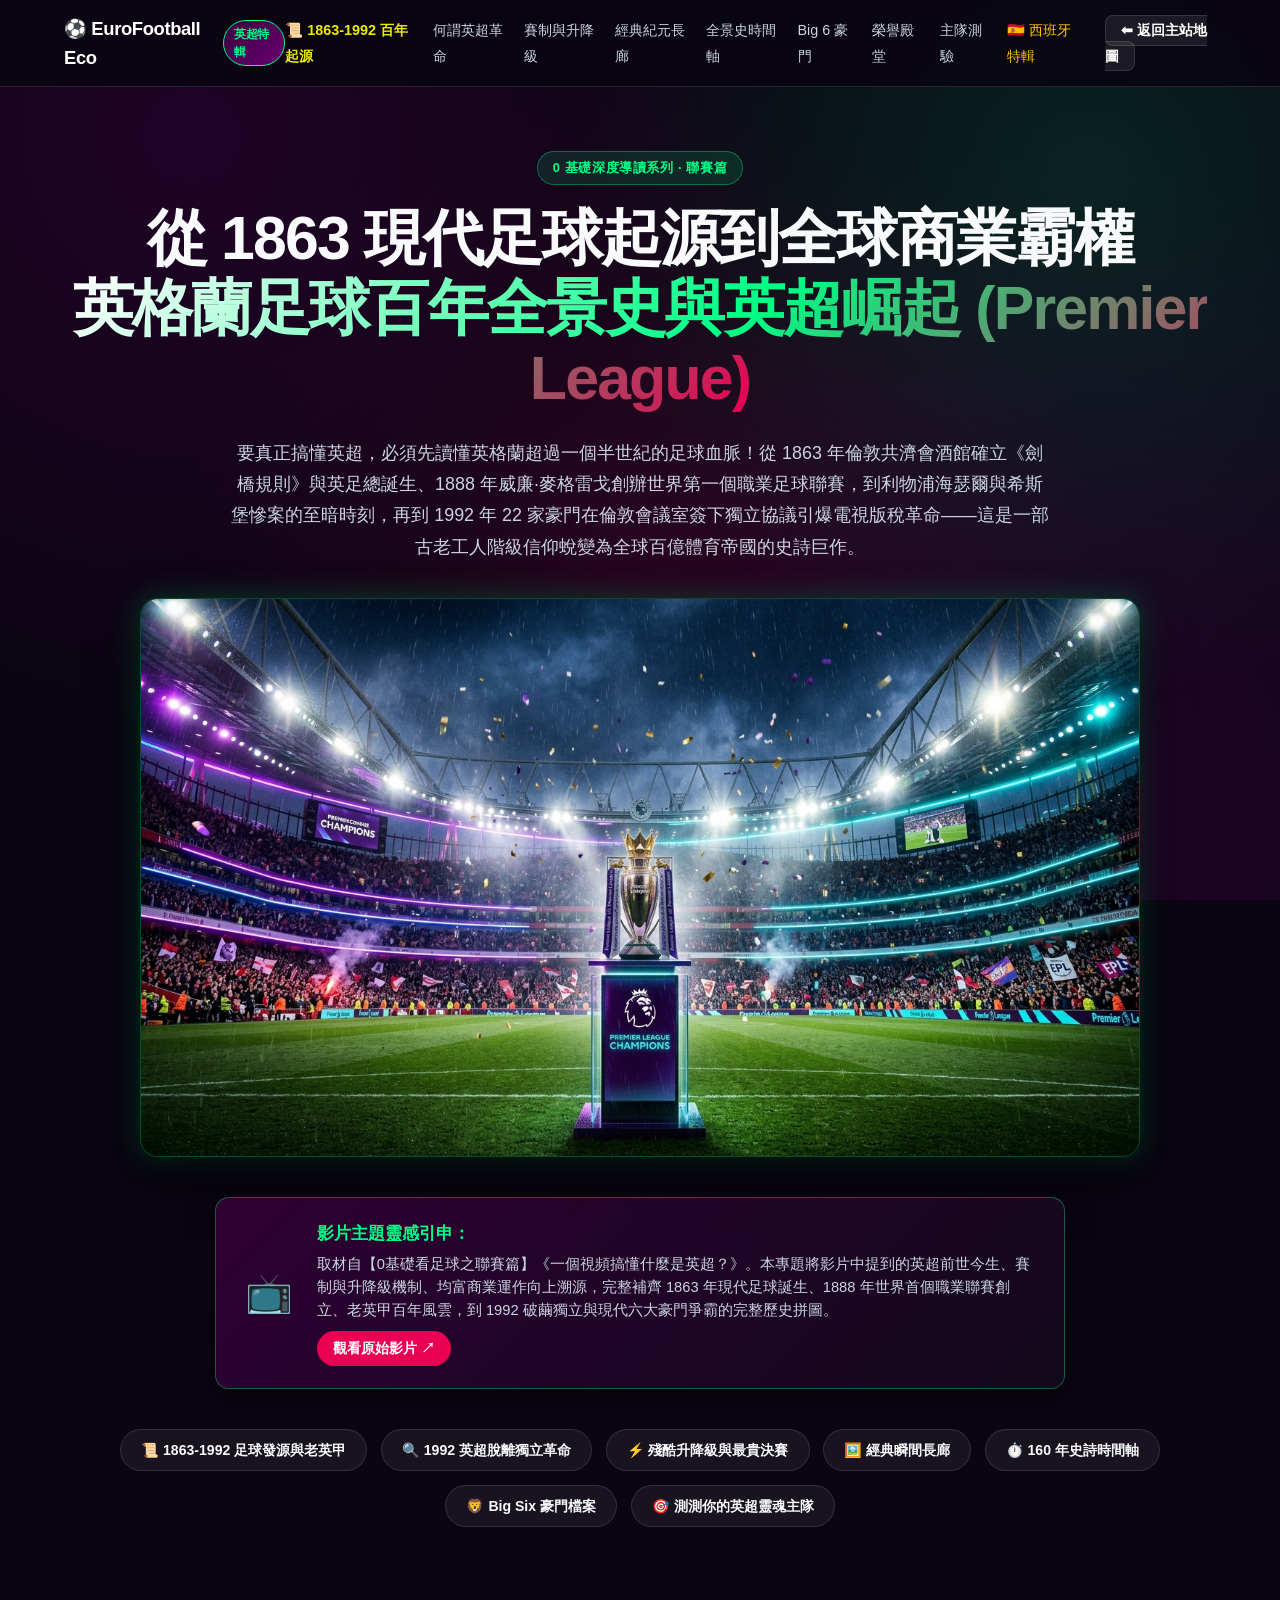
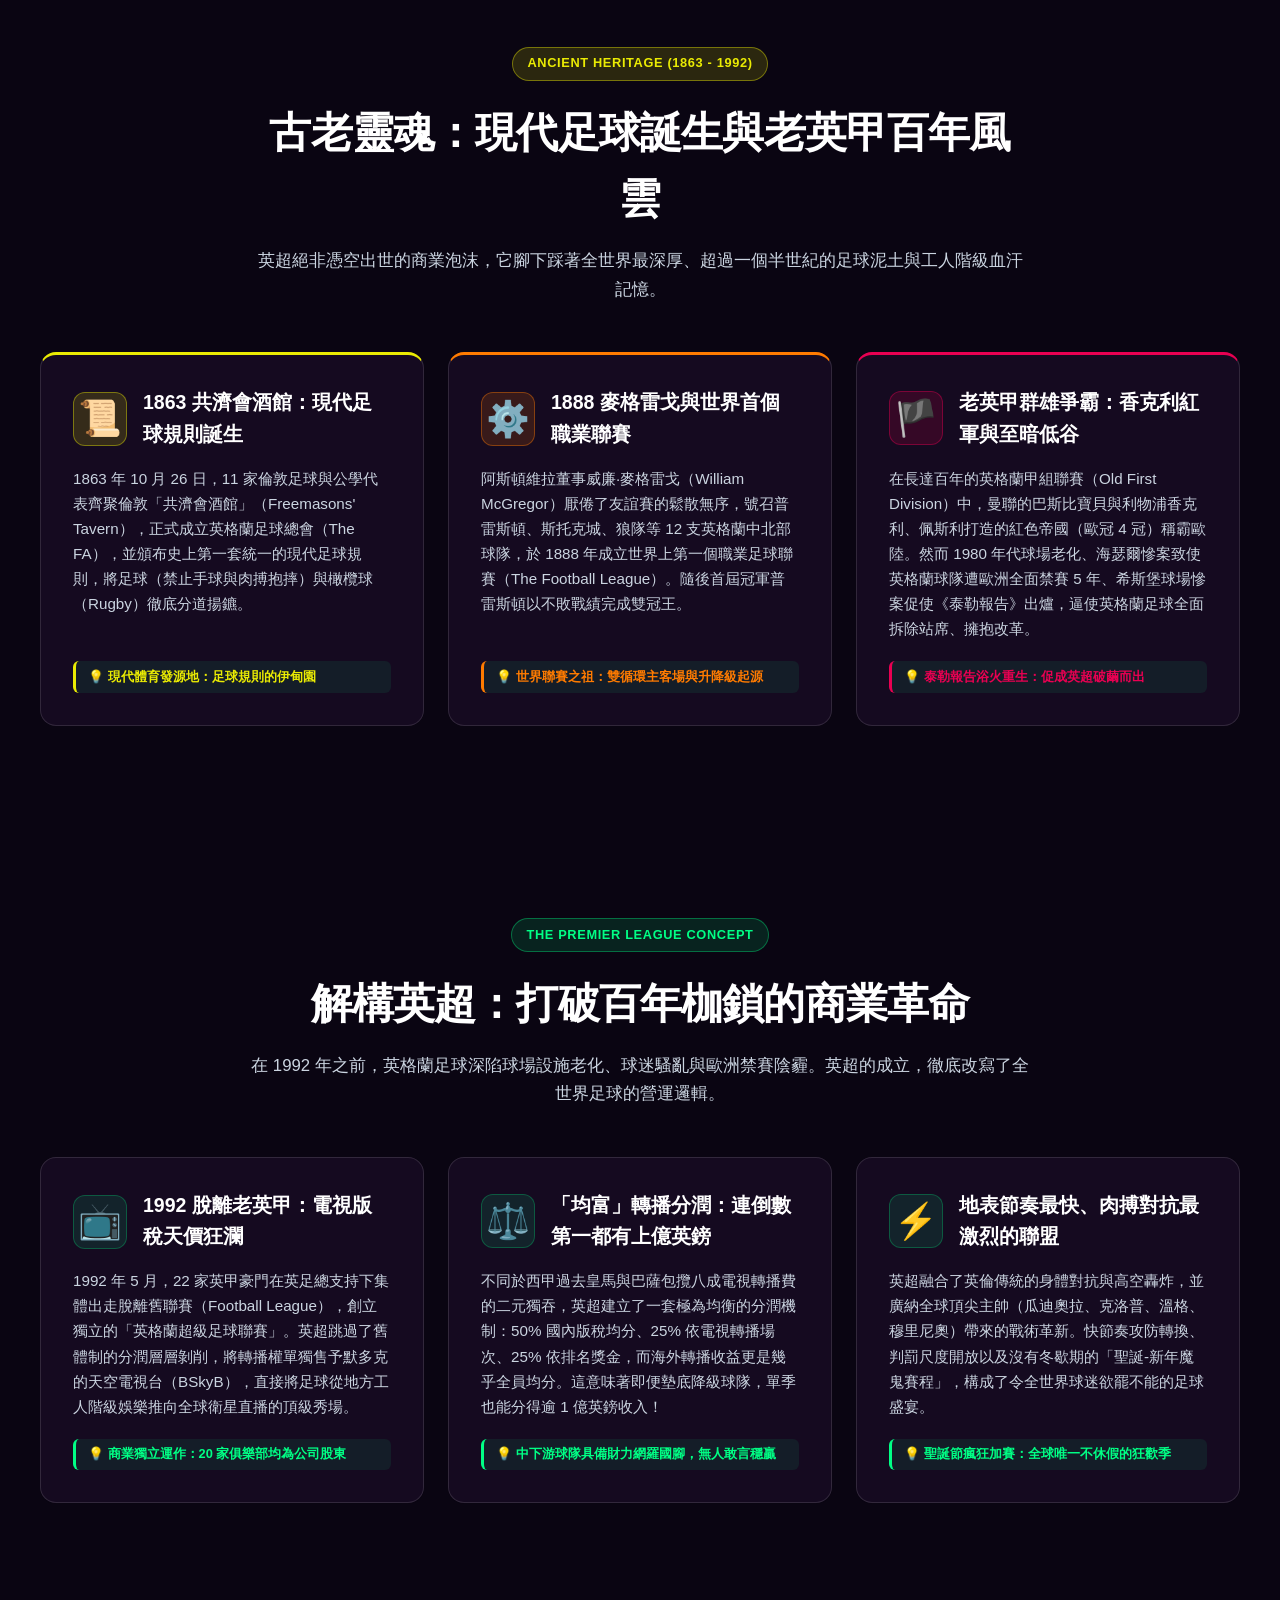
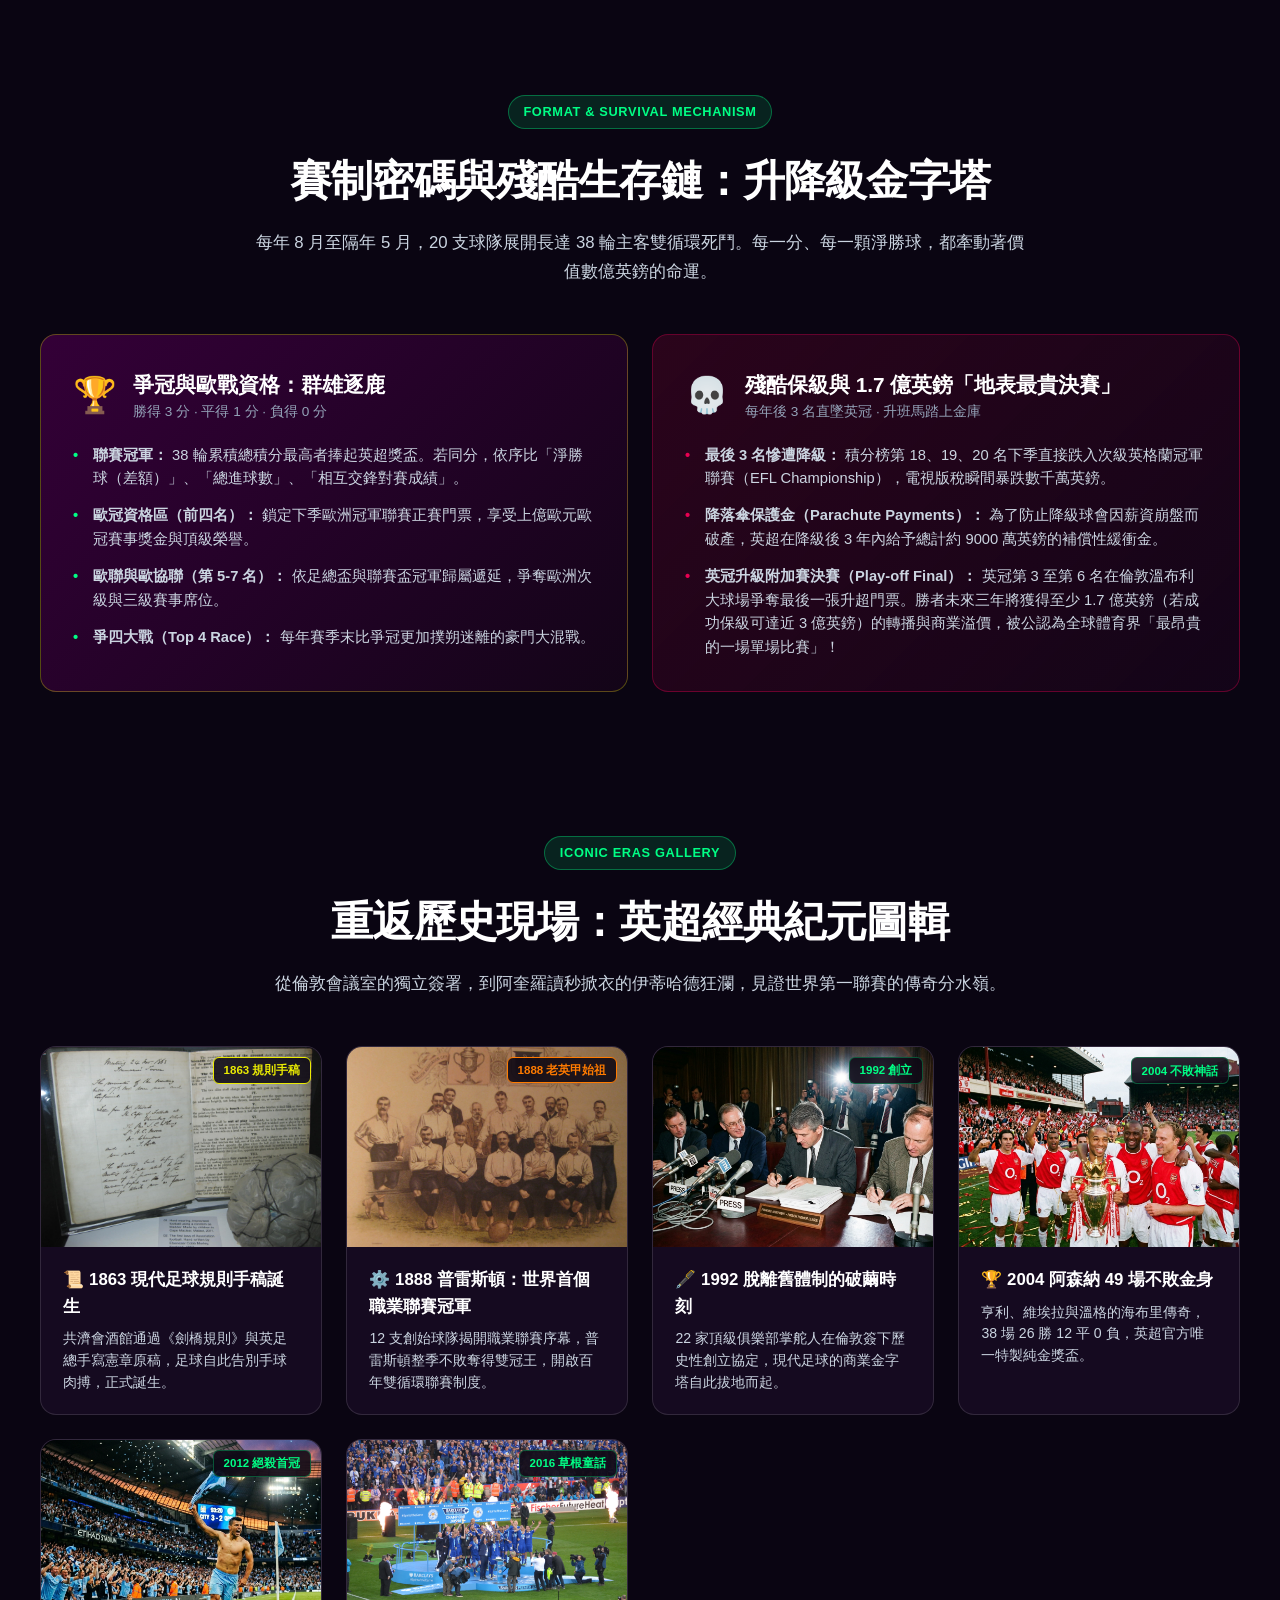
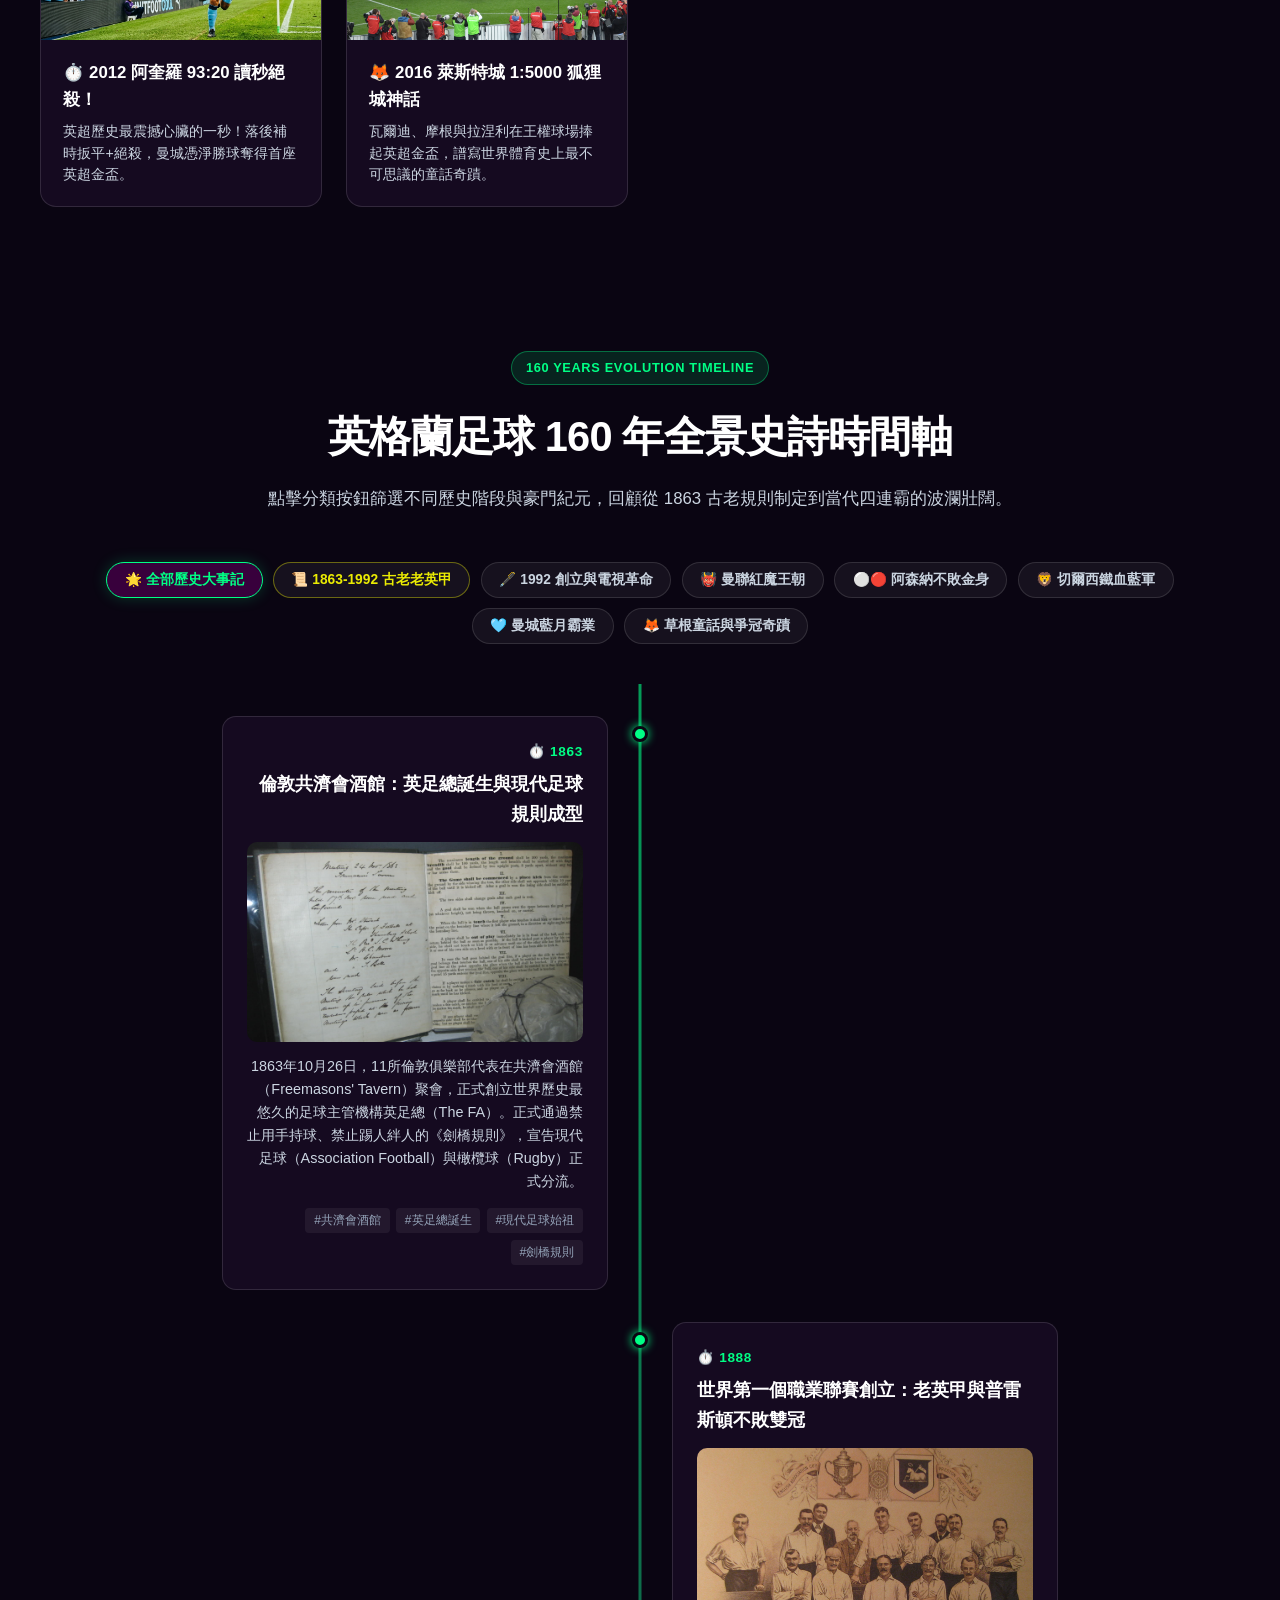
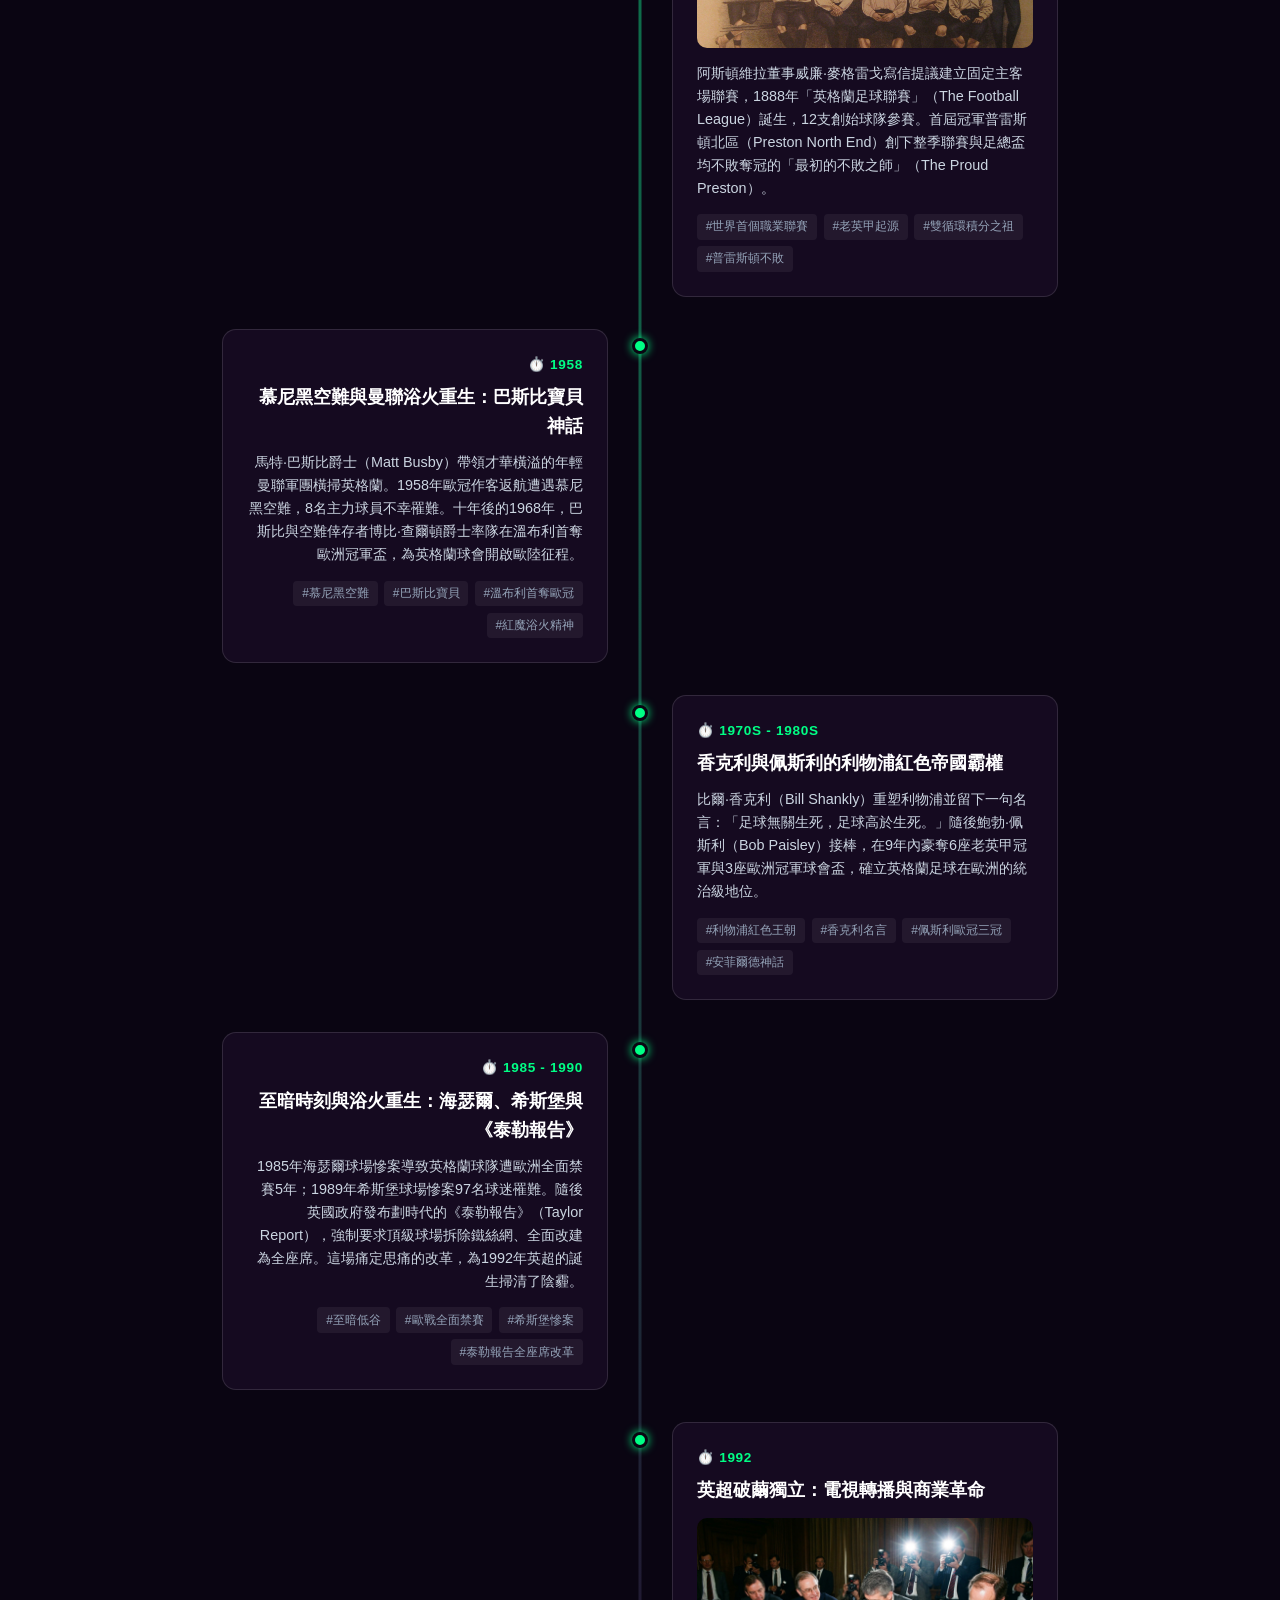
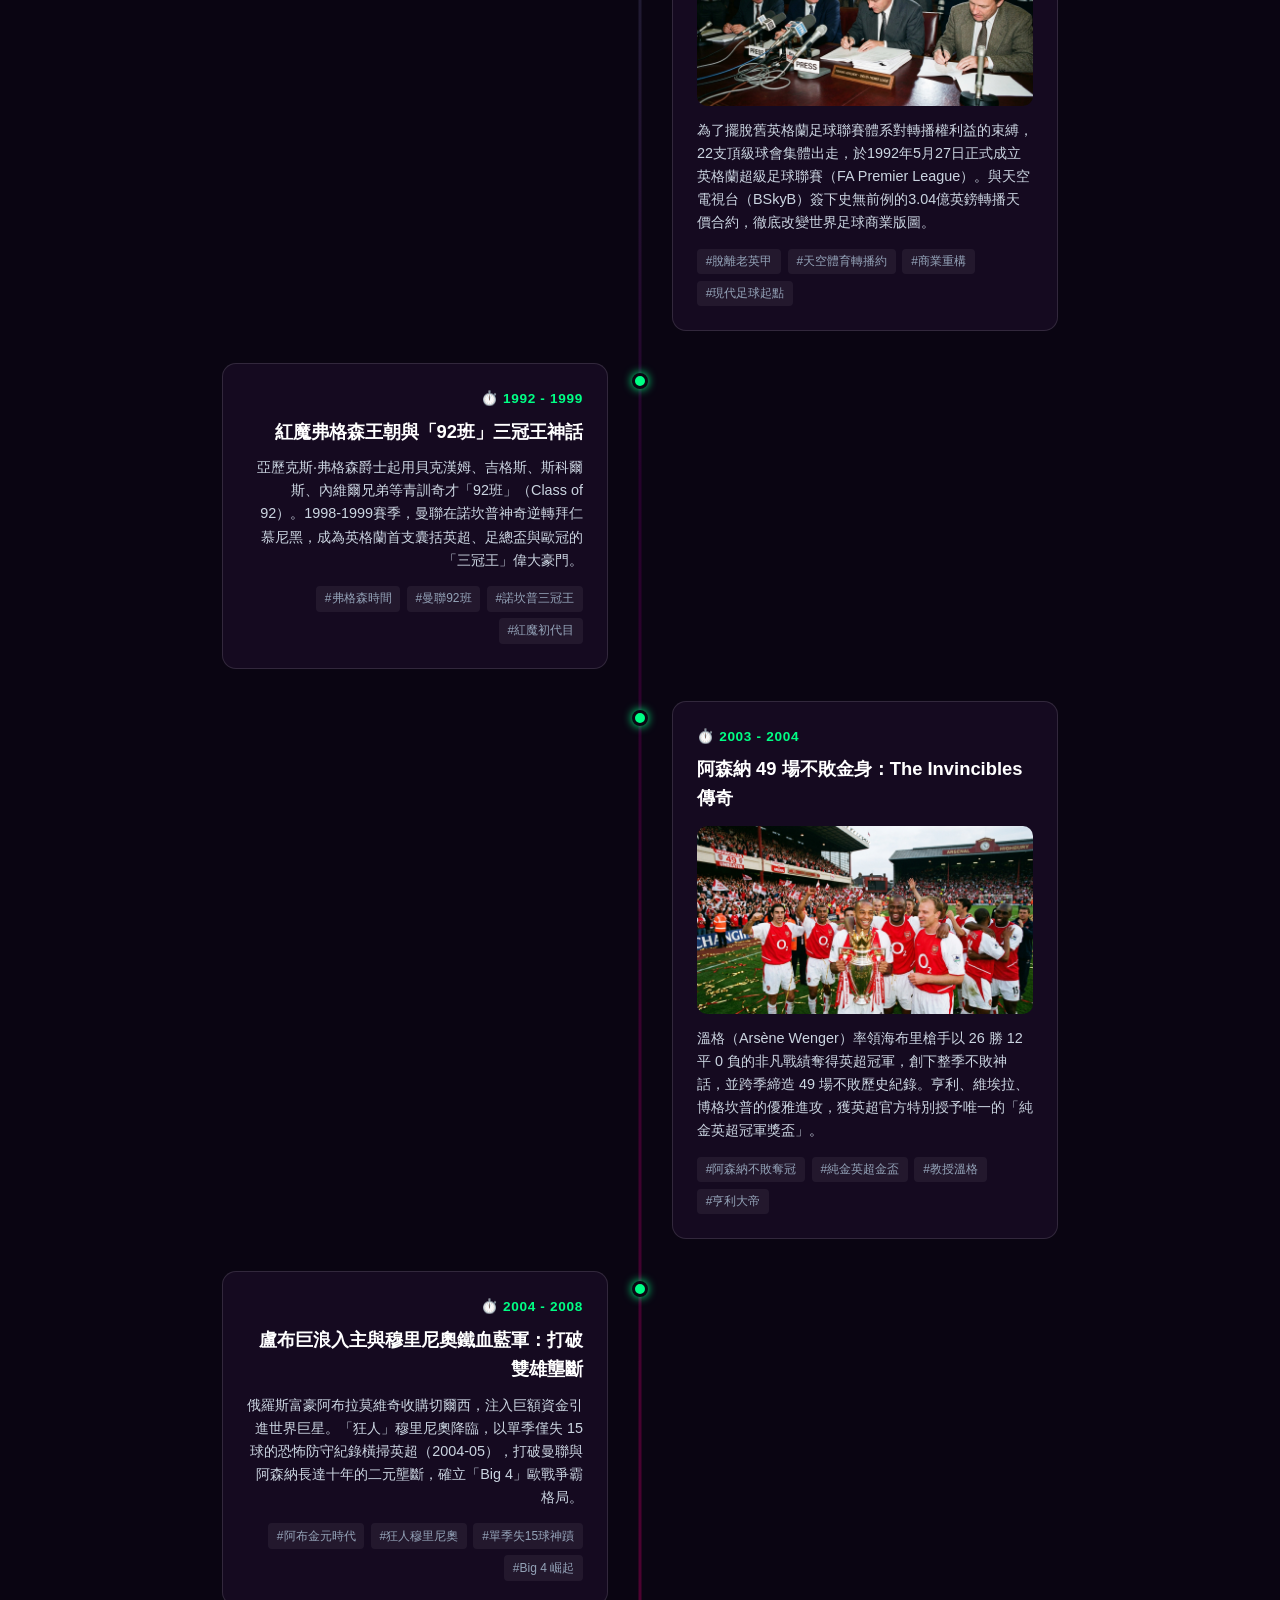
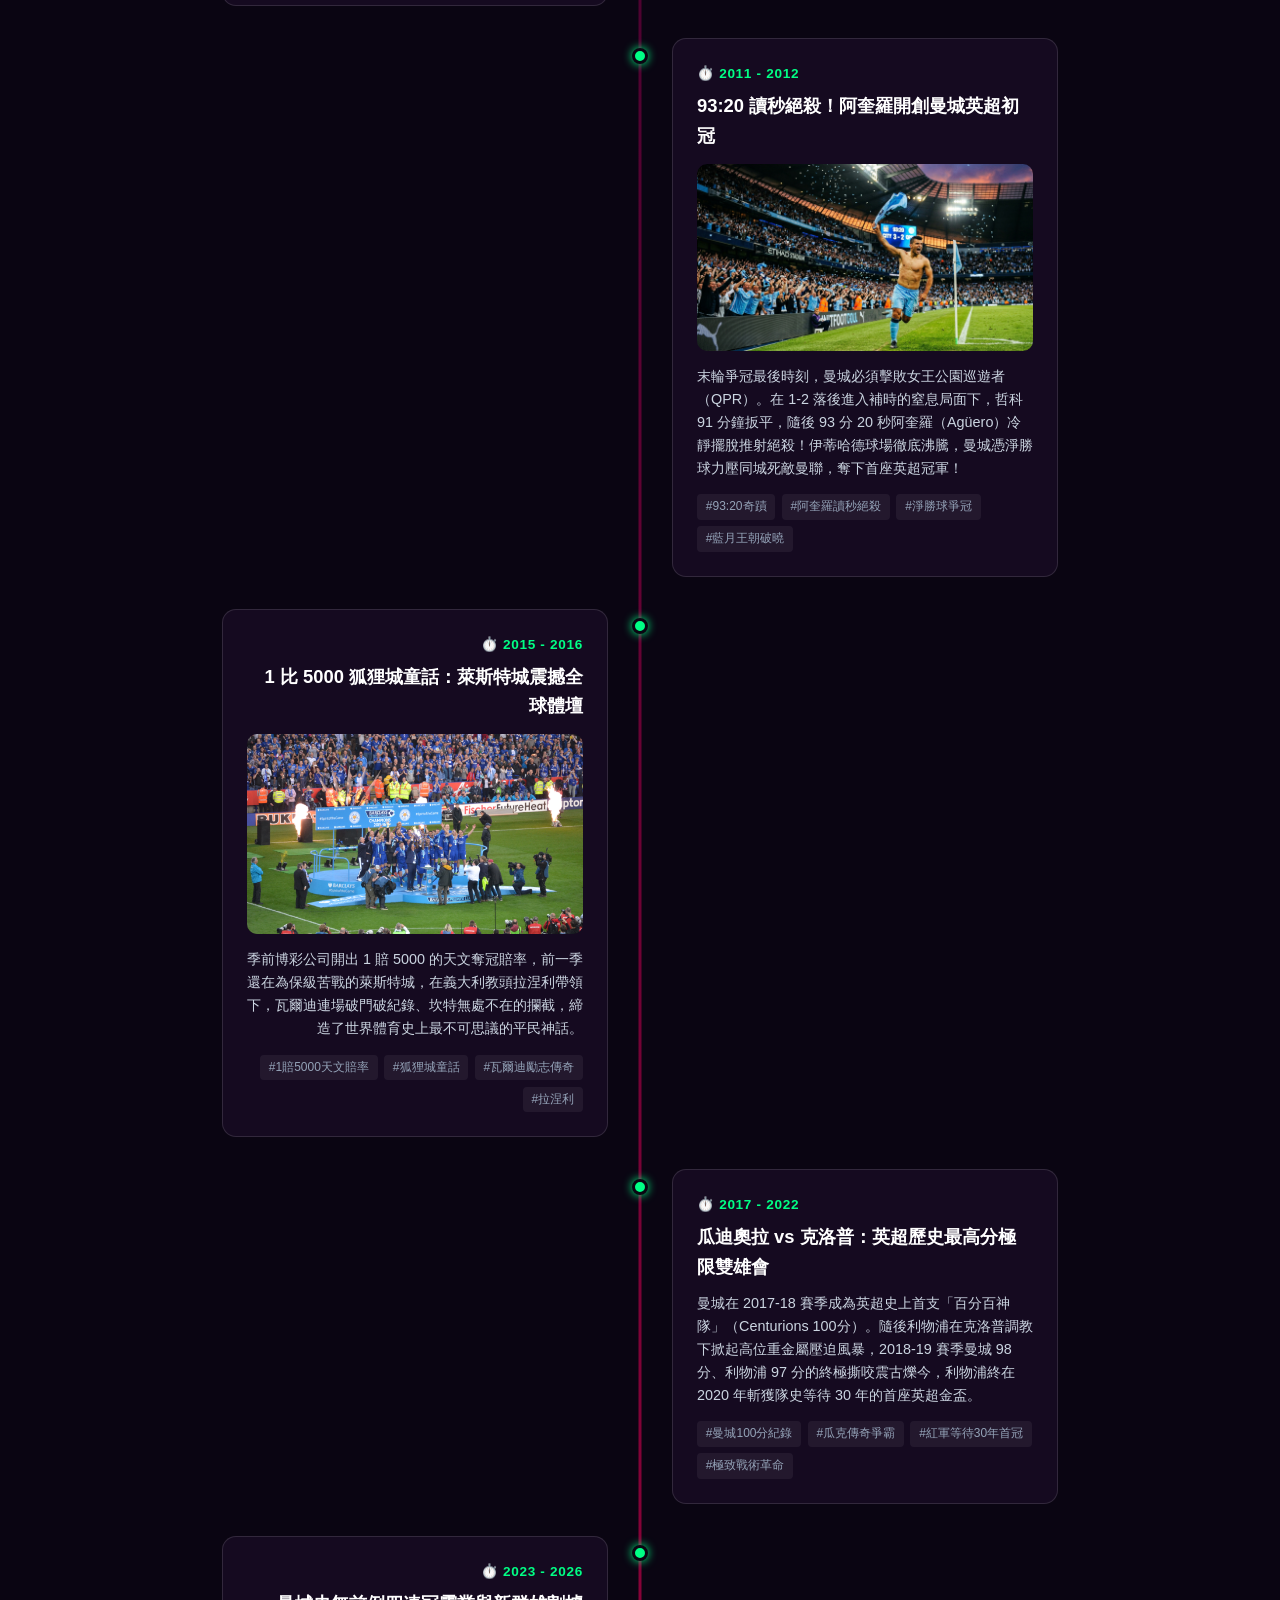
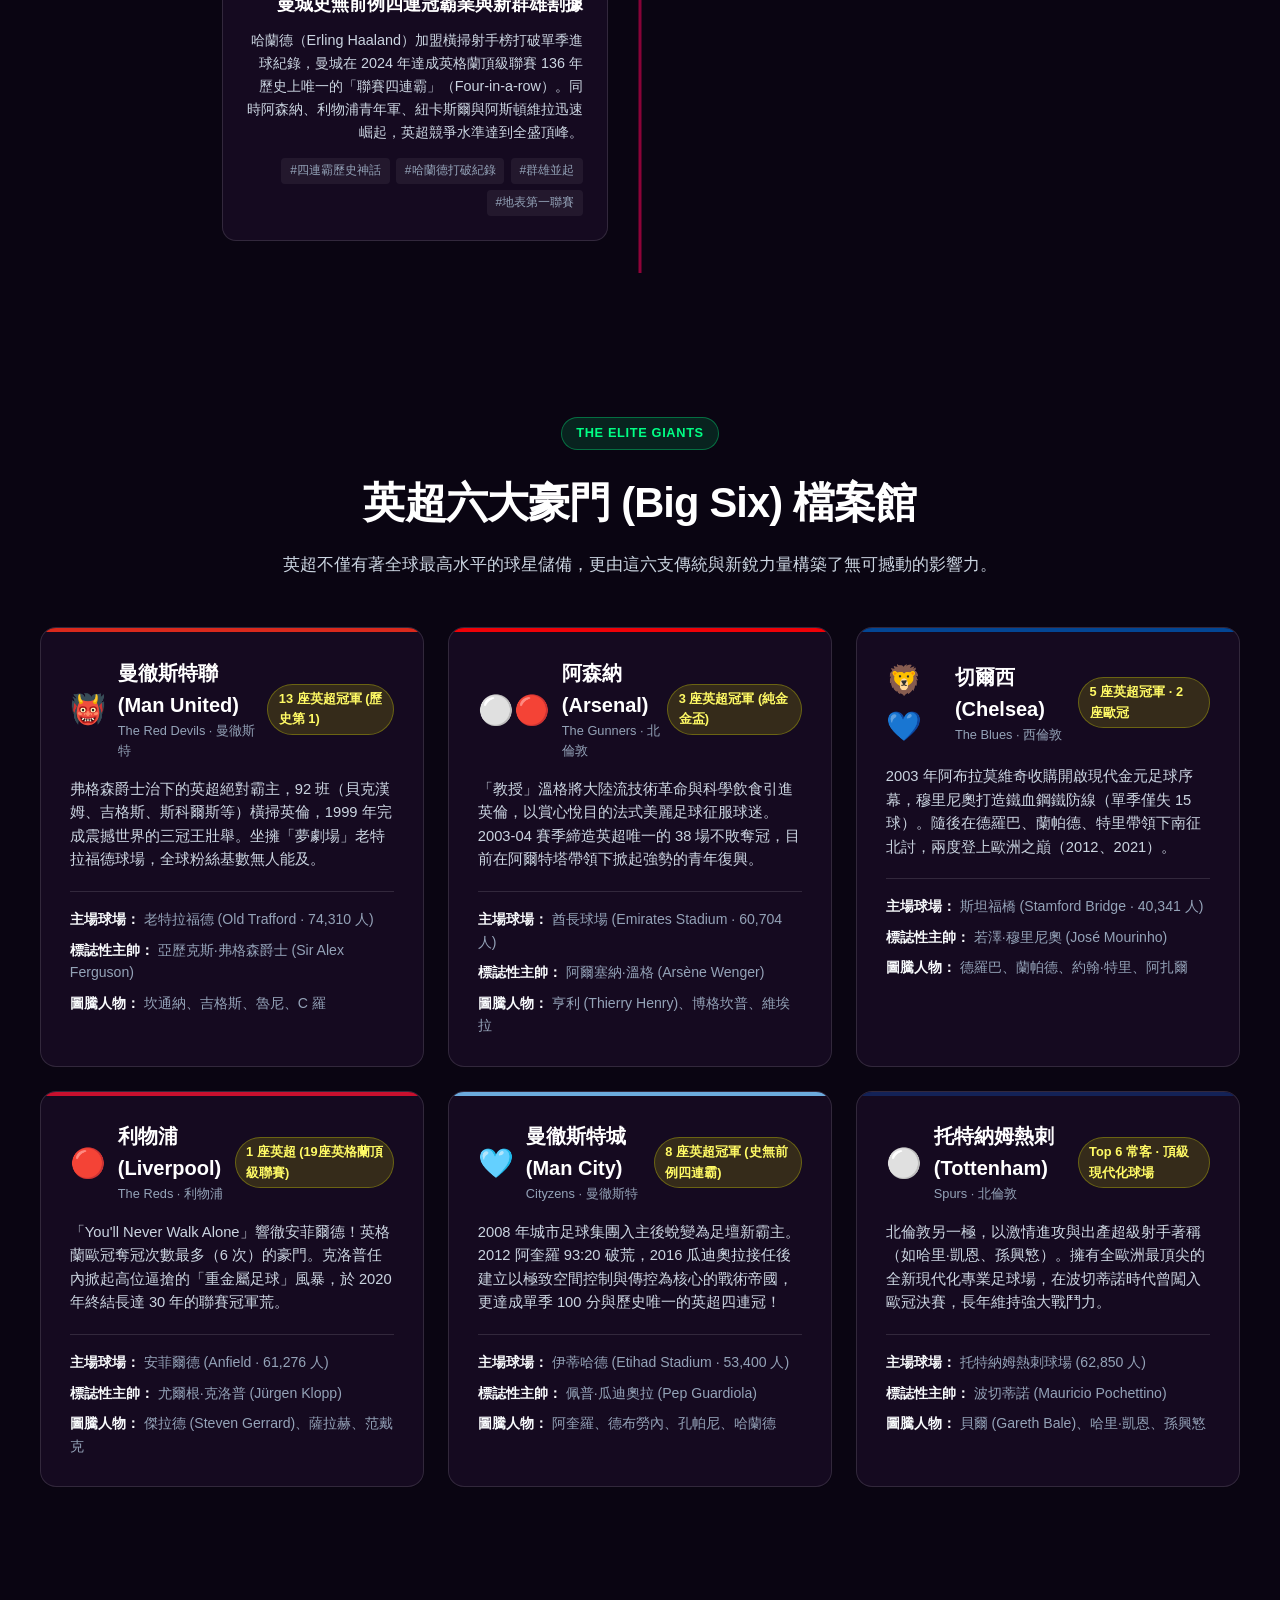
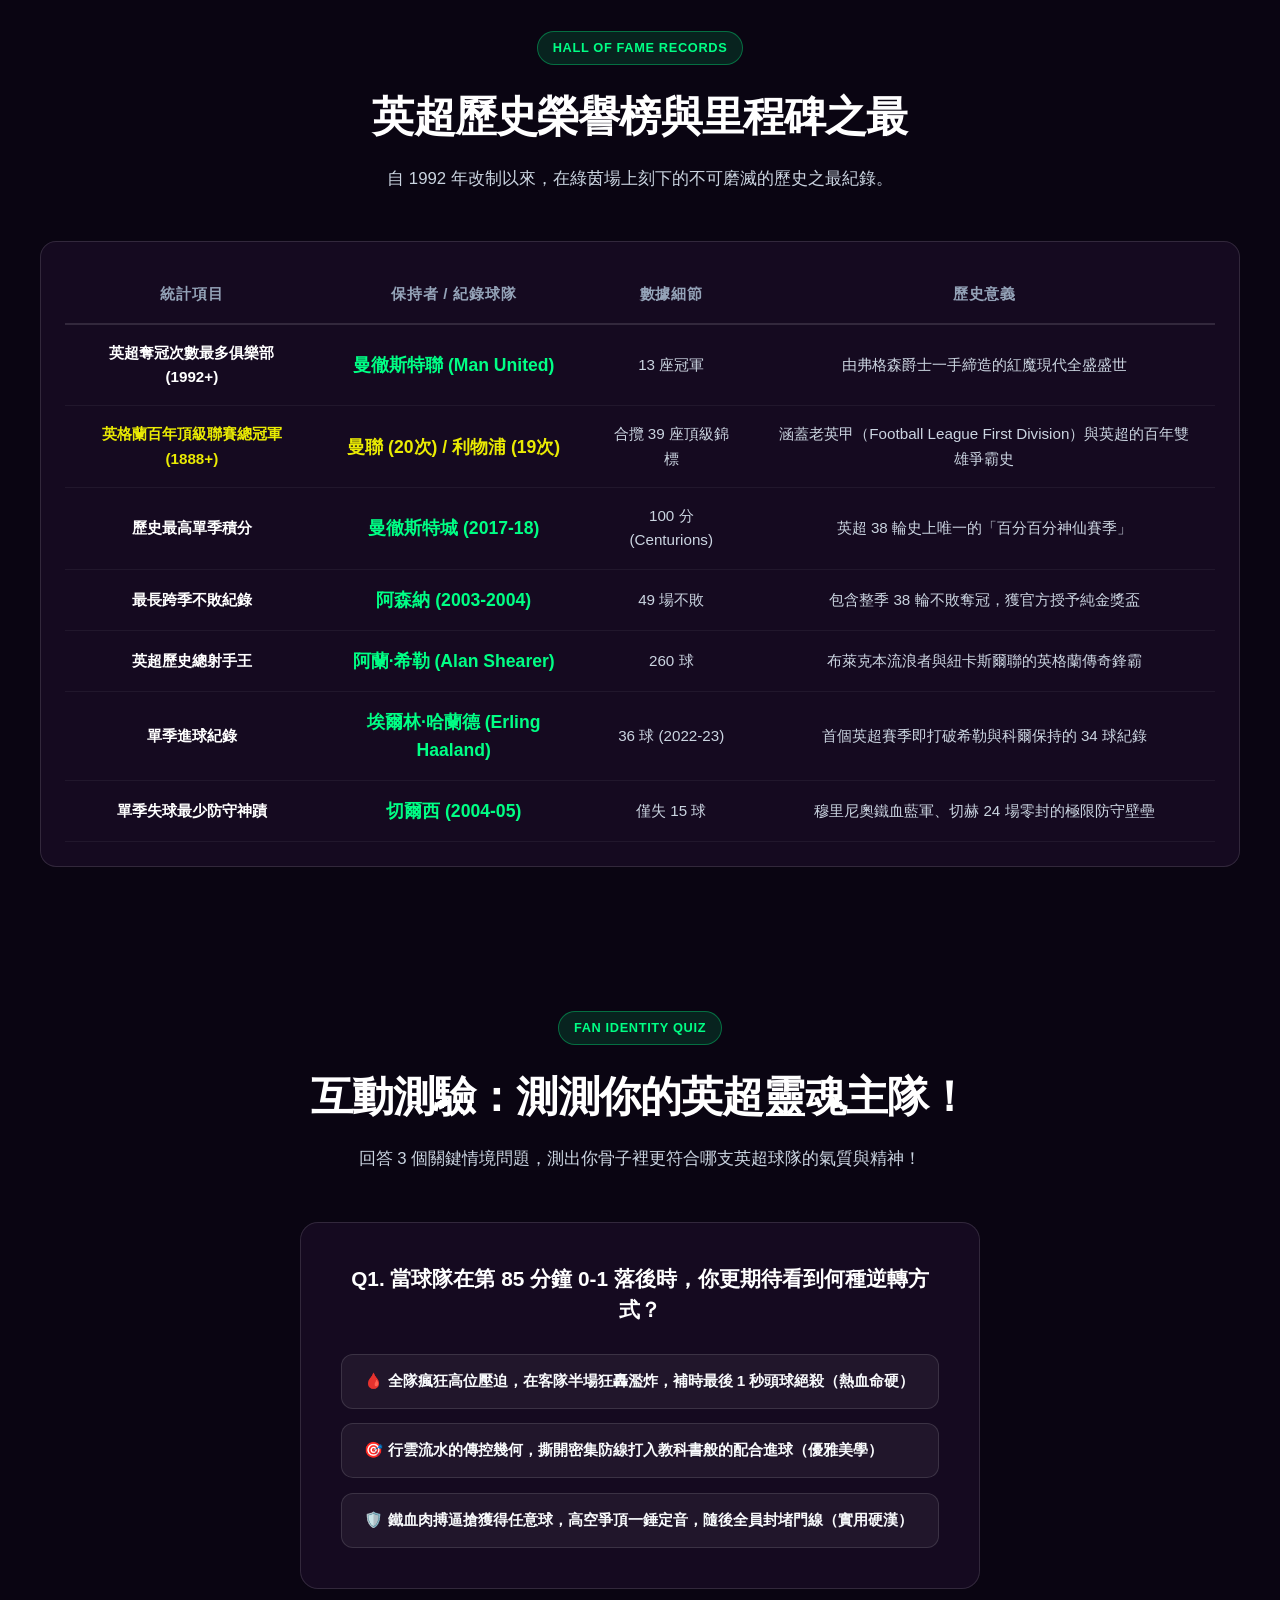
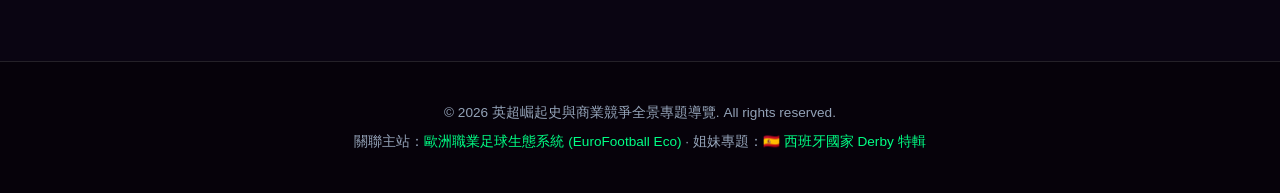
<file: premier-history.html>
<!DOCTYPE html>
<html lang="zh-Hant">
<head>
  <meta charset="UTF-8">
  <meta name="viewport" content="width=device-width, initial-scale=1.0">
  <title>英格蘭足球百年全景史與英超崛起 (1863-2026) | 深度專題</title>
  <meta name="description" content="全面剖析現代足球發源與英超演進：從1863共濟會酒館規則誕生、1888世界首個職業聯賽（老英甲）、利物浦佩斯利紅色帝國與希斯堡慘案，到1992脫離老英甲電視轉播革命、殘酷升降級與地表最貴決賽、Big 6豪門爭霸。">
  <link rel="stylesheet" href="premier-history.css?v=20260911_1">
</head>
<body>

  <!-- Navigation -->
  <nav class="special-nav">
    <div class="nav-container">
      <a href="index.html" class="nav-brand">
        <span>⚽ EuroFootball Eco</span>
        <span class="nav-brand-badge">英超特輯</span>
      </a>
      <ul class="nav-links">
        <li><a href="#ancient-origin" style="color: var(--pl-yellow); font-weight: 700;">📜 1863-1992 百年起源</a></li>
        <li><a href="#concept">何謂英超革命</a></li>
        <li><a href="#pyramid">賽制與升降級</a></li>
        <li><a href="#gallery">經典紀元長廊</a></li>
        <li><a href="#timeline">全景史時間軸</a></li>
        <li><a href="#bigsix">Big 6 豪門</a></li>
        <li><a href="#stats">榮譽殿堂</a></li>
        <li><a href="#quiz">主隊測驗</a></li>
        <li><a href="spain-history.html" style="color: #ffc400;">🇪🇸 西班牙特輯</a></li>
        <li><a href="index.html" class="nav-back-btn">⬅ 返回主站地圖</a></li>
      </ul>
    </div>
  </nav>

  <!-- Hero Section -->
  <header class="hero-special container">
    <span class="badge-tag">0 基礎深度導讀系列 · 聯賽篇</span>
    <h1>從 1863 現代足球起源到全球商業霸權<br><span class="gradient-pl">英格蘭足球百年全景史與英超崛起 (Premier League)</span></h1>
    <p class="hero-lead">
      要真正搞懂英超，必須先讀懂英格蘭超過一個半世紀的足球血脈！從 1863 年倫敦共濟會酒館確立《劍橋規則》與英足總誕生、1888 年威廉·麥格雷戈創辦世界第一個職業足球聯賽，到利物浦海瑟爾與希斯堡慘案的至暗時刻，再到 1992 年 22 家豪門在倫敦會議室簽下獨立協議引爆電視版稅革命——這是一部古老工人階級信仰蛻變為全球百億體育帝國的史詩巨作。
    </p>

    <!-- Hero Visual Banner -->
    <div class="hero-banner-img-box">
      <img src="assets/premier/premier_hero.jpg" alt="英超冠軍獎盃璀璨矗立於燈火輝煌的英格蘭夜空球場" class="hero-banner-img">
    </div>

    <!-- Video Connection Callout -->
    <div class="hero-video-callout">
      <div class="video-icon">📺</div>
      <div class="video-callout-text">
        <h4>影片主題靈感引申：</h4>
        <p>取材自【0基礎看足球之聯賽篇】《一個視頻搞懂什麼是英超？》。本專題將影片中提到的英超前世今生、賽制與升降級機制、均富商業運作向上溯源，完整補齊 1863 年現代足球誕生、1888 年世界首個職業聯賽創立、老英甲百年風雲，到 1992 破繭獨立與現代六大豪門爭霸的完整歷史拼圖。</p>
        <a href="https://youtu.be/2eb-QNxMloE?si=eogxaZ0JNdAHEhql" target="_blank" rel="noopener">
          觀看原始影片 ↗
        </a>
      </div>
    </div>

    <!-- Quick Jump -->
    <div class="quick-pills">
      <a href="#ancient-origin" class="quick-pill-btn">📜 1863-1992 足球發源與老英甲</a>
      <a href="#concept" class="quick-pill-btn">🔍 1992 英超脫離獨立革命</a>
      <a href="#pyramid" class="quick-pill-btn">⚡ 殘酷升降級與最貴決賽</a>
      <a href="#gallery" class="quick-pill-btn">🖼️ 經典瞬間長廊</a>
      <a href="#timeline" class="quick-pill-btn">⏱️ 160 年史詩時間軸</a>
      <a href="#bigsix" class="quick-pill-btn">🦁 Big Six 豪門檔案</a>
      <a href="#quiz" class="quick-pill-btn">🎯 測測你的英超靈魂主隊</a>
    </div>
  </header>

  <!-- Section 0: Ancient Origins & The Football League Era (1863 - 1992) -->
  <section id="ancient-origin" class="section container">
    <div class="section-title-wrap">
      <span class="badge-tag" style="background: rgba(234, 235, 3, 0.15); color: var(--pl-yellow); border-color: rgba(234, 235, 3, 0.4);">Ancient Heritage (1863 - 1992)</span>
      <h2 class="section-title">古老靈魂：現代足球誕生與老英甲百年風雲</h2>
      <p class="section-intro">英超絕非憑空出世的商業泡沫，它腳下踩著全世界最深厚、超過一個半世紀的足球泥土與工人階級血汗記憶。</p>
    </div>

    <div class="pl-anatomy-grid">
      <!-- 1863 FA Birth -->
      <div class="glass-panel anatomy-card" style="border-top: 3px solid var(--pl-yellow);">
        <div class="anatomy-header">
          <div class="anatomy-icon" style="background: rgba(234, 235, 3, 0.15); border-color: rgba(234, 235, 3, 0.4);">📜</div>
          <h3>1863 共濟會酒館：現代足球規則誕生</h3>
        </div>
        <p>1863 年 10 月 26 日，11 家倫敦足球與公學代表齊聚倫敦「共濟會酒館」（Freemasons' Tavern），正式成立英格蘭足球總會（The FA），並頒布史上第一套統一的現代足球規則，將足球（禁止手球與肉搏抱摔）與橄欖球（Rugby）徹底分道揚鑣。</p>
        <span class="anatomy-badge-note" style="color: var(--pl-yellow); border-left-color: var(--pl-yellow);">💡 現代體育發源地：足球規則的伊甸園</span>
      </div>

      <!-- 1888 Football League -->
      <div class="glass-panel anatomy-card" style="border-top: 3px solid #ff7b00;">
        <div class="anatomy-header">
          <div class="anatomy-icon" style="background: rgba(255, 123, 0, 0.15); border-color: rgba(255, 123, 0, 0.4);">⚙️</div>
          <h3>1888 麥格雷戈與世界首個職業聯賽</h3>
        </div>
        <p>阿斯頓維拉董事威廉·麥格雷戈（William McGregor）厭倦了友誼賽的鬆散無序，號召普雷斯頓、斯托克城、狼隊等 12 支英格蘭中北部球隊，於 1888 年成立世界上第一個職業足球聯賽（The Football League）。隨後首屆冠軍普雷斯頓以不敗戰績完成雙冠王。</p>
        <span class="anatomy-badge-note" style="color: #ff7b00; border-left-color: #ff7b00;">💡 世界聯賽之祖：雙循環主客場與升降級起源</span>
      </div>

      <!-- 1958-1980s Era -->
      <div class="glass-panel anatomy-card" style="border-top: 3px solid var(--pl-magenta);">
        <div class="anatomy-header">
          <div class="anatomy-icon" style="background: rgba(233, 0, 82, 0.15); border-color: rgba(233, 0, 82, 0.4);">🏴</div>
          <h3>老英甲群雄爭霸：香克利紅軍與至暗低谷</h3>
        </div>
        <p>在長達百年的英格蘭甲組聯賽（Old First Division）中，曼聯的巴斯比寶貝與利物浦香克利、佩斯利打造的紅色帝國（歐冠 4 冠）稱霸歐陸。然而 1980 年代球場老化、海瑟爾慘案致使英格蘭球隊遭歐洲全面禁賽 5 年、希斯堡球場慘案促使《泰勒報告》出爐，逼使英格蘭足球全面拆除站席、擁抱改革。</p>
        <span class="anatomy-badge-note" style="color: var(--pl-magenta); border-left-color: var(--pl-magenta);">💡 泰勒報告浴火重生：促成英超破繭而出</span>
      </div>
    </div>
  </section>

  <!-- Section 1: What is the Premier League & Why So Competitive? -->
  <section id="concept" class="section container">
    <div class="section-title-wrap">
      <span class="badge-tag">The Premier League Concept</span>
      <h2 class="section-title">解構英超：打破百年枷鎖的商業革命</h2>
      <p class="section-intro">在 1992 年之前，英格蘭足球深陷球場設施老化、球迷騷亂與歐洲禁賽陰霾。英超的成立，徹底改寫了全世界足球的營運邏輯。</p>
    </div>

    <div class="pl-anatomy-grid">
      <div class="glass-panel anatomy-card">
        <div class="anatomy-header">
          <div class="anatomy-icon">📺</div>
          <h3>1992 脫離老英甲：電視版稅天價狂瀾</h3>
        </div>
        <p>1992 年 5 月，22 家英甲豪門在英足總支持下集體出走脫離舊聯賽（Football League），創立獨立的「英格蘭超級足球聯賽」。英超跳過了舊體制的分潤層層剝削，將轉播權單獨售予默多克的天空電視台（BSkyB），直接將足球從地方工人階級娛樂推向全球衛星直播的頂級秀場。</p>
        <span class="anatomy-badge-note">💡 商業獨立運作：20 家俱樂部均為公司股東</span>
      </div>

      <div class="glass-panel anatomy-card">
        <div class="anatomy-header">
          <div class="anatomy-icon">⚖️</div>
          <h3>「均富」轉播分潤：連倒數第一都有上億英鎊</h3>
        </div>
        <p>不同於西甲過去皇馬與巴薩包攬八成電視轉播費的二元獨吞，英超建立了一套極為均衡的分潤機制：50% 國內版稅均分、25% 依電視轉播場次、25% 依排名獎金，而海外轉播收益更是幾乎全員均分。這意味著即便墊底降級球隊，單季也能分得逾 1 億英鎊收入！</p>
        <span class="anatomy-badge-note">💡 中下游球隊具備財力網羅國腳，無人敢言穩贏</span>
      </div>

      <div class="glass-panel anatomy-card">
        <div class="anatomy-header">
          <div class="anatomy-icon">⚡</div>
          <h3>地表節奏最快、肉搏對抗最激烈的聯盟</h3>
        </div>
        <p>英超融合了英倫傳統的身體對抗與高空轟炸，並廣納全球頂尖主帥（瓜迪奧拉、克洛普、溫格、穆里尼奧）帶來的戰術革新。快節奏攻防轉換、判罰尺度開放以及沒有冬歇期的「聖誕-新年魔鬼賽程」，構成了令全世界球迷欲罷不能的足球盛宴。</p>
        <span class="anatomy-badge-note">💡 聖誕節瘋狂加賽：全球唯一不休假的狂歡季</span>
      </div>
    </div>
  </section>

  <!-- Section 2: Tournament Format, Relegation & The World's Most Expensive Match -->
  <section id="pyramid" class="section container">
    <div class="section-title-wrap">
      <span class="badge-tag">Format & Survival Mechanism</span>
      <h2 class="section-title">賽制密碼與殘酷生存鏈：升降級金字塔</h2>
      <p class="section-intro">每年 8 月至隔年 5 月，20 支球隊展開長達 38 輪主客雙循環死鬥。每一分、每一顆淨勝球，都牽動著價值數億英鎊的命運。</p>
    </div>

    <div class="pyramid-duel">
      <!-- Champions & European Spots -->
      <div class="duel-side champions">
        <div class="duel-top">
          <span class="duel-icon-big">🏆</span>
          <div>
            <h3>爭冠與歐戰資格：群雄逐鹿</h3>
            <div class="duel-motto">勝得 3 分 · 平得 1 分 · 負得 0 分</div>
          </div>
        </div>
        <ul>
          <li><strong>聯賽冠軍：</strong> 38 輪累積總積分最高者捧起英超獎盃。若同分，依序比「淨勝球（差額）」、「總進球數」、「相互交鋒對賽成績」。</li>
          <li><strong>歐冠資格區（前四名）：</strong> 鎖定下季歐洲冠軍聯賽正賽門票，享受上億歐元歐冠賽事獎金與頂級榮譽。</li>
          <li><strong>歐聯與歐協聯（第 5-7 名）：</strong> 依足總盃與聯賽盃冠軍歸屬遞延，爭奪歐洲次級與三級賽事席位。</li>
          <li><strong>爭四大戰（Top 4 Race）：</strong> 每年賽季末比爭冠更加撲朔迷離的豪門大混戰。</li>
        </ul>
      </div>

      <!-- Relegation & Championship Play-off -->
      <div class="duel-side relegation">
        <div class="duel-top">
          <span class="duel-icon-big">💀</span>
          <div>
            <h3>殘酷保級與 1.7 億英鎊「地表最貴決賽」</h3>
            <div class="duel-motto">每年後 3 名直墜英冠 · 升班馬踏上金庫</div>
          </div>
        </div>
        <ul>
          <li><strong>最後 3 名慘遭降級：</strong> 積分榜第 18、19、20 名下季直接跌入次級英格蘭冠軍聯賽（EFL Championship），電視版稅瞬間暴跌數千萬英鎊。</li>
          <li><strong>降落傘保護金（Parachute Payments）：</strong> 為了防止降級球會因薪資崩盤而破產，英超在降級後 3 年內給予總計約 9000 萬英鎊的補償性緩衝金。</li>
          <li><strong>英冠升級附加賽決賽（Play-off Final）：</strong> 英冠第 3 至第 6 名在倫敦溫布利大球場爭奪最後一張升超門票。勝者未來三年將獲得至少 1.7 億英鎊（若成功保級可達近 3 億英鎊）的轉播與商業溢價，被公認為全球體育界「最昂貴的一場單場比賽」！</li>
        </ul>
      </div>
    </div>
  </section>

  <!-- Section 3: Iconic Eras Gallery -->
  <section id="gallery" class="section container">
    <div class="section-title-wrap">
      <span class="badge-tag">Iconic Eras Gallery</span>
      <h2 class="section-title">重返歷史現場：英超經典紀元圖輯</h2>
      <p class="section-intro">從倫敦會議室的獨立簽署，到阿奎羅讀秒掀衣的伊蒂哈德狂瀾，見證世界第一聯賽的傳奇分水嶺。</p>
    </div>

    <div class="gallery-grid">
      <!-- 1863 FA Rules -->
      <div class="gallery-card">
        <div class="gallery-card-img-wrap">
          <img src="assets/premier/freemasons_1863_rules.jpg" alt="1863年倫敦共濟會酒館起草的史上第一份現代足球手寫規則原件">
          <span class="gallery-card-tag" style="color: var(--pl-yellow); border-color: var(--pl-yellow);">1863 規則手稿</span>
        </div>
        <div class="gallery-caption">
          <h4>📜 1863 現代足球規則手稿誕生</h4>
          <p>共濟會酒館通過《劍橋規則》與英足總手寫憲章原稿，足球自此告別手球肉搏，正式誕生。</p>
        </div>
      </div>

      <!-- 1888 First League -->
      <div class="gallery-card">
        <div class="gallery-card-img-wrap">
          <img src="assets/premier/preston_1888.jpg" alt="1888-89年首屆英格蘭足球聯賽冠軍普雷斯頓北區全體隊員歷史照片">
          <span class="gallery-card-tag" style="color: #ff7b00; border-color: #ff7b00;">1888 老英甲始祖</span>
        </div>
        <div class="gallery-caption">
          <h4>⚙️ 1888 普雷斯頓：世界首個職業聯賽冠軍</h4>
          <p>12 支創始球隊揭開職業聯賽序幕，普雷斯頓整季不敗奪得雙冠王，開啟百年雙循環聯賽制度。</p>
        </div>
      </div>

      <!-- 1992 Breakaway -->
      <div class="gallery-card">
        <div class="gallery-card-img-wrap">
          <img src="assets/premier/premier_1992_breakaway.jpg" alt="1992年英超創立合約簽署儀式">
          <span class="gallery-card-tag">1992 創立</span>
        </div>
        <div class="gallery-caption">
          <h4>🖋️ 1992 脫離舊體制的破繭時刻</h4>
          <p>22 家頂級俱樂部掌舵人在倫敦簽下歷史性創立協定，現代足球的商業金字塔自此拔地而起。</p>
        </div>
      </div>

      <!-- 2004 Invincibles -->
      <div class="gallery-card">
        <div class="gallery-card-img-wrap">
          <img src="assets/premier/premier_invincibles_2004.jpg" alt="2004年阿森納不敗奪冠純金獎盃">
          <span class="gallery-card-tag">2004 不敗神話</span>
        </div>
        <div class="gallery-caption">
          <h4>🏆 2004 阿森納 49 場不敗金身</h4>
          <p>亨利、維埃拉與溫格的海布里傳奇，38 場 26 勝 12 平 0 負，英超官方唯一特製純金獎盃。</p>
        </div>
      </div>

      <!-- 2012 Aguero 93:20 -->
      <div class="gallery-card">
        <div class="gallery-card-img-wrap">
          <img src="assets/premier/premier_aguero_2012.jpg" alt="2012年阿奎羅93分20秒讀秒絕殺脫衣狂奔">
          <span class="gallery-card-tag">2012 絕殺首冠</span>
        </div>
        <div class="gallery-caption">
          <h4>⏱️ 2012 阿奎羅 93:20 讀秒絕殺！</h4>
          <p>英超歷史最震撼心臟的一秒！落後補時扳平+絕殺，曼城憑淨勝球奪得首座英超金盃。</p>
        </div>
      </div>

      <!-- 2016 Leicester Miracle -->
      <div class="gallery-card">
        <div class="gallery-card-img-wrap">
          <img src="assets/premier/leicester_2016.jpg" alt="2016年萊斯特城全隊捧起英超獎盃歷史真實照片">
          <span class="gallery-card-tag">2016 草根童話</span>
        </div>
        <div class="gallery-caption">
          <h4>🦊 2016 萊斯特城 1:5000 狐狸城神話</h4>
          <p>瓦爾迪、摩根與拉涅利在王權球場捧起英超金盃，譜寫世界體育史上最不可思議的童話奇蹟。</p>
        </div>
      </div>
    </div>
  </section>

  <!-- Section 4: Interactive Timeline -->
  <section id="timeline" class="section container">
    <div class="section-title-wrap">
      <span class="badge-tag">160 Years Evolution Timeline</span>
      <h2 class="section-title">英格蘭足球 160 年全景史詩時間軸</h2>
      <p class="section-intro">點擊分類按鈕篩選不同歷史階段與豪門紀元，回顧從 1863 古老規則制定到當代四連霸的波瀾壯闊。</p>
    </div>

    <!-- Filter Buttons -->
    <div class="timeline-controls">
      <button class="filter-btn active" data-filter="all">🌟 全部歷史大事記</button>
      <button class="filter-btn" data-filter="ancient" style="color: var(--pl-yellow); border-color: rgba(234, 235, 3, 0.4);">📜 1863-1992 古老老英甲</button>
      <button class="filter-btn" data-filter="founding">🖋️ 1992 創立與電視革命</button>
      <button class="filter-btn" data-filter="manu">👹 曼聯紅魔王朝</button>
      <button class="filter-btn" data-filter="arsenal">⚪🔴 阿森納不敗金身</button>
      <button class="filter-btn" data-filter="chelsea">🦁 切爾西鐵血藍軍</button>
      <button class="filter-btn" data-filter="mancity">🩵 曼城藍月霸業</button>
      <button class="filter-btn" data-filter="miracle">🦊 草根童話與爭冠奇蹟</button>
    </div>

    <!-- Timeline Wrapper -->
    <div class="timeline-wrapper" id="timeline-container">
      <!-- Dynamically generated via premier-history.js -->
    </div>
  </section>

  <!-- Section 5: The Big Six -->
  <section id="bigsix" class="section container">
    <div class="section-title-wrap">
      <span class="badge-tag">The Elite Giants</span>
      <h2 class="section-title">英超六大豪門 (Big Six) 檔案館</h2>
      <p class="section-intro">英超不僅有著全球最高水平的球星儲備，更由這六支傳統與新銳力量構築了無可撼動的影響力。</p>
    </div>

    <div class="bigsix-grid">
      <!-- Man United -->
      <div class="glass-panel bigsix-card manu">
        <div class="bigsix-head">
          <div class="bigsix-title">
            <span style="font-size: 1.8rem;">👹</span>
            <div>
              <h3>曼徹斯特聯 (Man United)</h3>
              <div style="font-size: 0.8rem; color: var(--text-dim);">The Red Devils · 曼徹斯特</div>
            </div>
          </div>
          <span class="bigsix-titles-badge">13 座英超冠軍 (歷史第 1)</span>
        </div>
        <p class="bigsix-desc">
          弗格森爵士治下的英超絕對霸主，92 班（貝克漢姆、吉格斯、斯科爾斯等）橫掃英倫，1999 年完成震撼世界的三冠王壯舉。坐擁「夢劇場」老特拉福德球場，全球粉絲基數無人能及。
        </p>
        <ul class="bigsix-meta-list">
          <li><strong>主場球場：</strong> 老特拉福德 (Old Trafford · 74,310 人)</li>
          <li><strong>標誌性主帥：</strong> 亞歷克斯·弗格森爵士 (Sir Alex Ferguson)</li>
          <li><strong>圖騰人物：</strong> 坎通納、吉格斯、魯尼、C 羅</li>
        </ul>
      </div>

      <!-- Arsenal -->
      <div class="glass-panel bigsix-card arsenal">
        <div class="bigsix-head">
          <div class="bigsix-title">
            <span style="font-size: 1.8rem;">⚪🔴</span>
            <div>
              <h3>阿森納 (Arsenal)</h3>
              <div style="font-size: 0.8rem; color: var(--text-dim);">The Gunners · 北倫敦</div>
            </div>
          </div>
          <span class="bigsix-titles-badge">3 座英超冠軍 (純金金盃)</span>
        </div>
        <p class="bigsix-desc">
          「教授」溫格將大陸流技術革命與科學飲食引進英倫，以賞心悅目的法式美麗足球征服球迷。2003-04 賽季締造英超唯一的 38 場不敗奪冠，目前在阿爾特塔帶領下掀起強勢的青年復興。
        </p>
        <ul class="bigsix-meta-list">
          <li><strong>主場球場：</strong> 酋長球場 (Emirates Stadium · 60,704 人)</li>
          <li><strong>標誌性主帥：</strong> 阿爾塞納·溫格 (Arsène Wenger)</li>
          <li><strong>圖騰人物：</strong> 亨利 (Thierry Henry)、博格坎普、維埃拉</li>
        </ul>
      </div>

      <!-- Chelsea -->
      <div class="glass-panel bigsix-card chelsea">
        <div class="bigsix-head">
          <div class="bigsix-title">
            <span style="font-size: 1.8rem;">🦁💙</span>
            <div>
              <h3>切爾西 (Chelsea)</h3>
              <div style="font-size: 0.8rem; color: var(--text-dim);">The Blues · 西倫敦</div>
            </div>
          </div>
          <span class="bigsix-titles-badge">5 座英超冠軍 · 2 座歐冠</span>
        </div>
        <p class="bigsix-desc">
          2003 年阿布拉莫維奇收購開啟現代金元足球序幕，穆里尼奧打造鐵血鋼鐵防線（單季僅失 15 球）。隨後在德羅巴、蘭帕德、特里帶領下南征北討，兩度登上歐洲之巔（2012、2021）。
        </p>
        <ul class="bigsix-meta-list">
          <li><strong>主場球場：</strong> 斯坦福橋 (Stamford Bridge · 40,341 人)</li>
          <li><strong>標誌性主帥：</strong> 若澤·穆里尼奧 (José Mourinho)</li>
          <li><strong>圖騰人物：</strong> 德羅巴、蘭帕德、約翰·特里、阿扎爾</li>
        </ul>
      </div>

      <!-- Liverpool -->
      <div class="glass-panel bigsix-card liverpool">
        <div class="bigsix-head">
          <div class="bigsix-title">
            <span style="font-size: 1.8rem;">🔴</span>
            <div>
              <h3>利物浦 (Liverpool)</h3>
              <div style="font-size: 0.8rem; color: var(--text-dim);">The Reds · 利物浦</div>
            </div>
          </div>
          <span class="bigsix-titles-badge">1 座英超 (19座英格蘭頂級聯賽)</span>
        </div>
        <p class="bigsix-desc">
          「You'll Never Walk Alone」響徹安菲爾德！英格蘭歐冠奪冠次數最多（6 次）的豪門。克洛普任內掀起高位逼搶的「重金屬足球」風暴，於 2020 年終結長達 30 年的聯賽冠軍荒。
        </p>
        <ul class="bigsix-meta-list">
          <li><strong>主場球場：</strong> 安菲爾德 (Anfield · 61,276 人)</li>
          <li><strong>標誌性主帥：</strong> 尤爾根·克洛普 (Jürgen Klopp)</li>
          <li><strong>圖騰人物：</strong> 傑拉德 (Steven Gerrard)、薩拉赫、范戴克</li>
        </ul>
      </div>

      <!-- Man City -->
      <div class="glass-panel bigsix-card mancity">
        <div class="bigsix-head">
          <div class="bigsix-title">
            <span style="font-size: 1.8rem;">🩵</span>
            <div>
              <h3>曼徹斯特城 (Man City)</h3>
              <div style="font-size: 0.8rem; color: var(--text-dim);">Cityzens · 曼徹斯特</div>
            </div>
          </div>
          <span class="bigsix-titles-badge">8 座英超冠軍 (史無前例四連霸)</span>
        </div>
        <p class="bigsix-desc">
          2008 年城市足球集團入主後蛻變為足壇新霸主。2012 阿奎羅 93:20 破荒，2016 瓜迪奧拉接任後建立以極致空間控制與傳控為核心的戰術帝國，更達成單季 100 分與歷史唯一的英超四連冠！
        </p>
        <ul class="bigsix-meta-list">
          <li><strong>主場球場：</strong> 伊蒂哈德 (Etihad Stadium · 53,400 人)</li>
          <li><strong>標誌性主帥：</strong> 佩普·瓜迪奧拉 (Pep Guardiola)</li>
          <li><strong>圖騰人物：</strong> 阿奎羅、德布勞內、孔帕尼、哈蘭德</li>
        </ul>
      </div>

      <!-- Tottenham -->
      <div class="glass-panel bigsix-card tottenham">
        <div class="bigsix-head">
          <div class="bigsix-title">
            <span style="font-size: 1.8rem;">⚪</span>
            <div>
              <h3>托特納姆熱刺 (Tottenham)</h3>
              <div style="font-size: 0.8rem; color: var(--text-dim);">Spurs · 北倫敦</div>
            </div>
          </div>
          <span class="bigsix-titles-badge">Top 6 常客 · 頂級現代化球場</span>
        </div>
        <p class="bigsix-desc">
          北倫敦另一極，以激情進攻與出產超級射手著稱（如哈里·凱恩、孫興慜）。擁有全歐洲最頂尖的全新現代化專業足球場，在波切蒂諾時代曾闖入歐冠決賽，長年維持強大戰鬥力。
        </p>
        <ul class="bigsix-meta-list">
          <li><strong>主場球場：</strong> 托特納姆熱刺球場 (62,850 人)</li>
          <li><strong>標誌性主帥：</strong> 波切蒂諾 (Mauricio Pochettino)</li>
          <li><strong>圖騰人物：</strong> 貝爾 (Gareth Bale)、哈里·凱恩、孫興慜</li>
        </ul>
      </div>
    </div>
  </section>

  <!-- Section 6: Historical Record & Stats -->
  <section id="stats" class="section container">
    <div class="section-title-wrap">
      <span class="badge-tag">Hall of Fame Records</span>
      <h2 class="section-title">英超歷史榮譽榜與里程碑之最</h2>
      <p class="section-intro">自 1992 年改制以來，在綠茵場上刻下的不可磨滅的歷史之最紀錄。</p>
    </div>

    <div class="glass-panel stats-table-wrapper">
      <table class="stats-table">
        <thead>
          <tr>
            <th>統計項目</th>
            <th>保持者 / 紀錄球隊</th>
            <th>數據細節</th>
            <th>歷史意義</th>
          </tr>
        </thead>
        <tbody>
          <tr>
            <td style="font-weight: 700; color: #fff;">英超奪冠次數最多俱樂部 (1992+)</td>
            <td class="stat-highlight">曼徹斯特聯 (Man United)</td>
            <td>13 座冠軍</td>
            <td>由弗格森爵士一手締造的紅魔現代全盛盛世</td>
          </tr>
          <tr>
            <td style="font-weight: 700; color: var(--pl-yellow);">英格蘭百年頂級聯賽總冠軍 (1888+)</td>
            <td class="stat-highlight" style="color: var(--pl-yellow) !important;">曼聯 (20次) / 利物浦 (19次)</td>
            <td>合攬 39 座頂級錦標</td>
            <td>涵蓋老英甲（Football League First Division）與英超的百年雙雄爭霸史</td>
          </tr>
          <tr>
            <td style="font-weight: 700; color: #fff;">歷史最高單季積分</td>
            <td class="stat-highlight">曼徹斯特城 (2017-18)</td>
            <td>100 分 (Centurions)</td>
            <td>英超 38 輪史上唯一的「百分百分神仙賽季」</td>
          </tr>
          <tr>
            <td style="font-weight: 700; color: #fff;">最長跨季不敗紀錄</td>
            <td class="stat-highlight">阿森納 (2003-2004)</td>
            <td>49 場不敗</td>
            <td>包含整季 38 輪不敗奪冠，獲官方授予純金獎盃</td>
          </tr>
          <tr>
            <td style="font-weight: 700; color: #fff;">英超歷史總射手王</td>
            <td class="stat-highlight">阿蘭·希勒 (Alan Shearer)</td>
            <td>260 球</td>
            <td>布萊克本流浪者與紐卡斯爾聯的英格蘭傳奇鋒霸</td>
          </tr>
          <tr>
            <td style="font-weight: 700; color: #fff;">單季進球紀錄</td>
            <td class="stat-highlight">埃爾林·哈蘭德 (Erling Haaland)</td>
            <td>36 球 (2022-23)</td>
            <td>首個英超賽季即打破希勒與科爾保持的 34 球紀錄</td>
          </tr>
          <tr>
            <td style="font-weight: 700; color: #fff;">單季失球最少防守神蹟</td>
            <td class="stat-highlight">切爾西 (2004-05)</td>
            <td>僅失 15 球</td>
            <td>穆里尼奧鐵血藍軍、切赫 24 場零封的極限防守壁壘</td>
          </tr>
        </tbody>
      </table>
    </div>
  </section>

  <!-- Section 7: Interactive Quiz -->
  <section id="quiz" class="section container">
    <div class="section-title-wrap">
      <span class="badge-tag">Fan Identity Quiz</span>
      <h2 class="section-title">互動測驗：測測你的英超靈魂主隊！</h2>
      <p class="section-intro">回答 3 個關鍵情境問題，測出你骨子裡更符合哪支英超球隊的氣質與精神！</p>
    </div>

    <div class="glass-panel quiz-box">
      <div id="quiz-question-container">
        <h3 class="quiz-question" id="quiz-q-title">載入測驗題目中...</h3>
        <div class="quiz-options" id="quiz-options-container">
          <!-- Dynamically inserted buttons via js -->
        </div>
      </div>

      <div class="quiz-result" id="quiz-result">
        <h3 id="quiz-result-title">測驗結果</h3>
        <p id="quiz-result-desc"></p>
        <button class="quiz-restart-btn" id="quiz-restart-btn">重新測驗 🔄</button>
      </div>
    </div>
  </section>

  <!-- Footer -->
  <footer class="special-footer">
    <div class="container">
      <p>&copy; 2026 英超崛起史與商業競爭全景專題導覽. All rights reserved.</p>
      <p style="margin-top: 0.5rem;">
        關聯主站：<a href="index.html">歐洲職業足球生態系統 (EuroFootball Eco)</a> · 姐妹專題：<a href="spain-history.html">🇪🇸 西班牙國家 Derby 特輯</a>
      </p>
    </div>
  </footer>

  <script src="premier-history.js?v=20260911_1"></script>
</body>
</html>
</file>
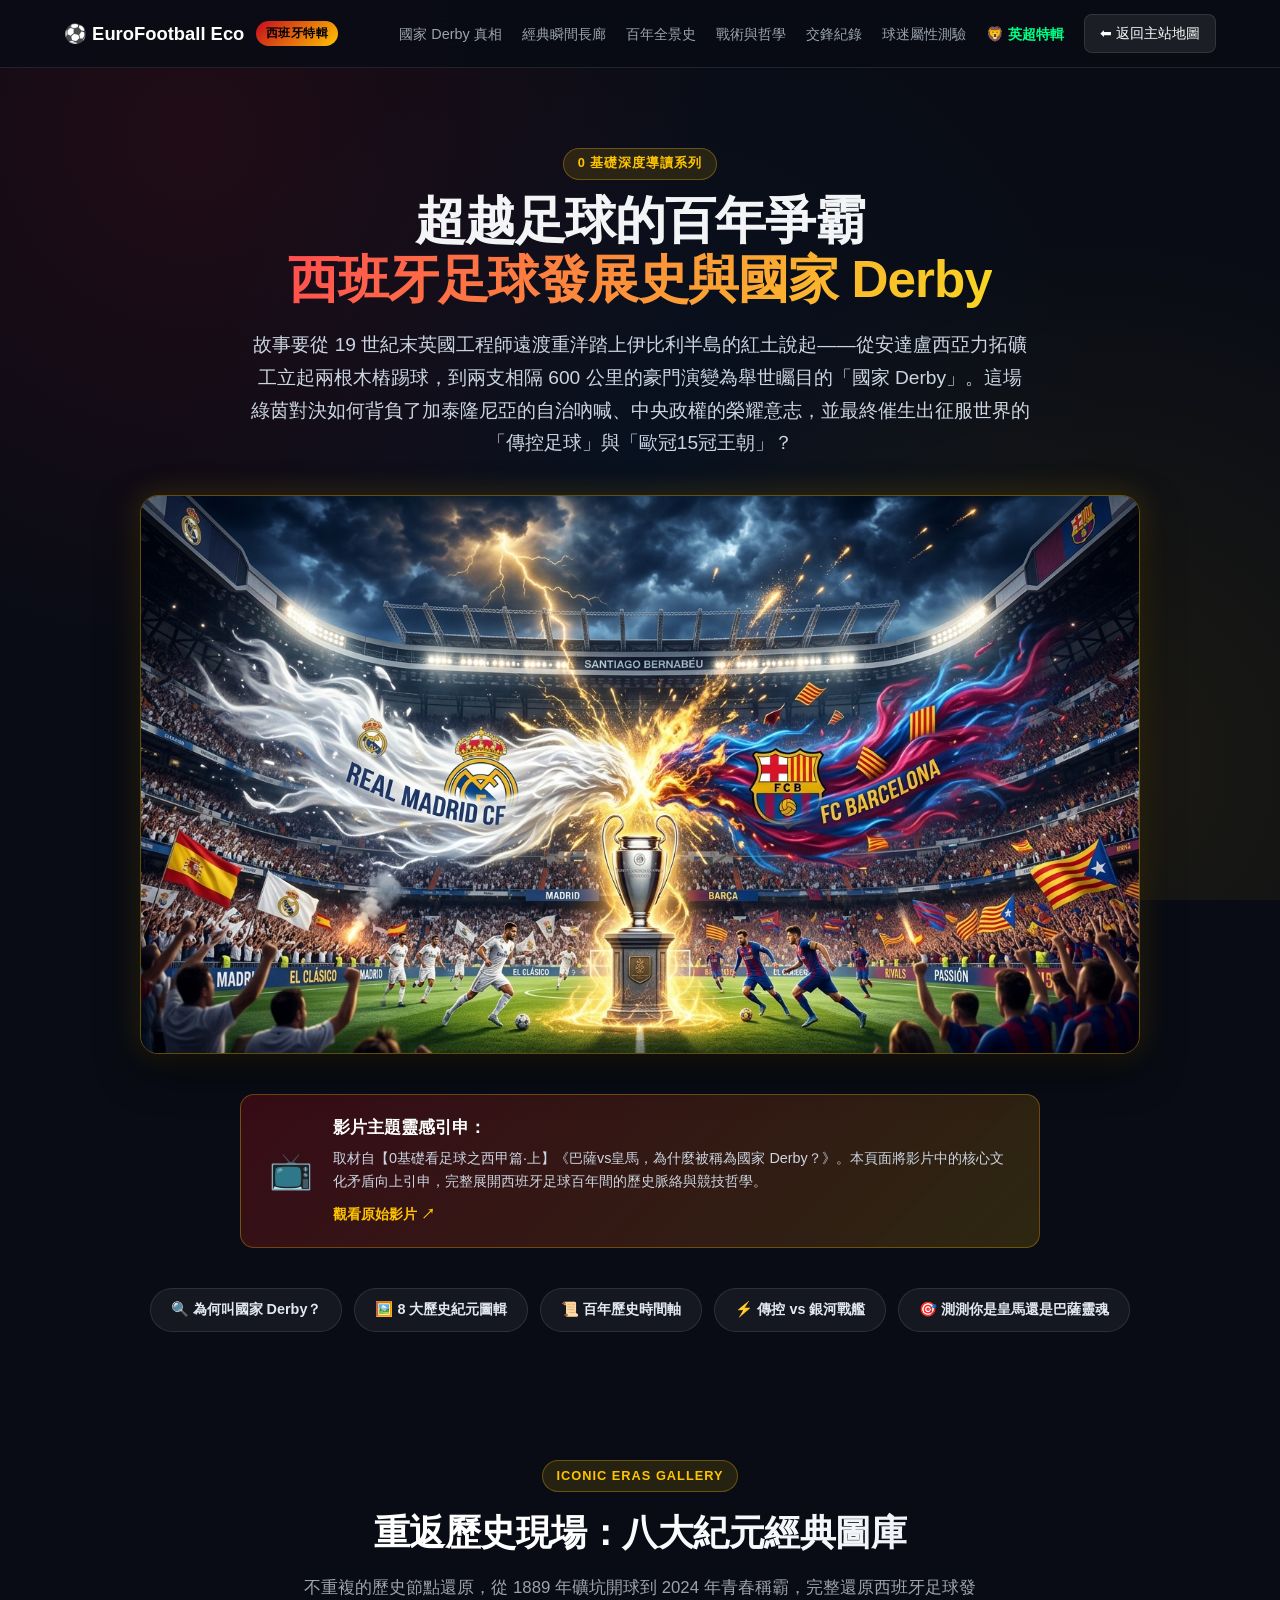
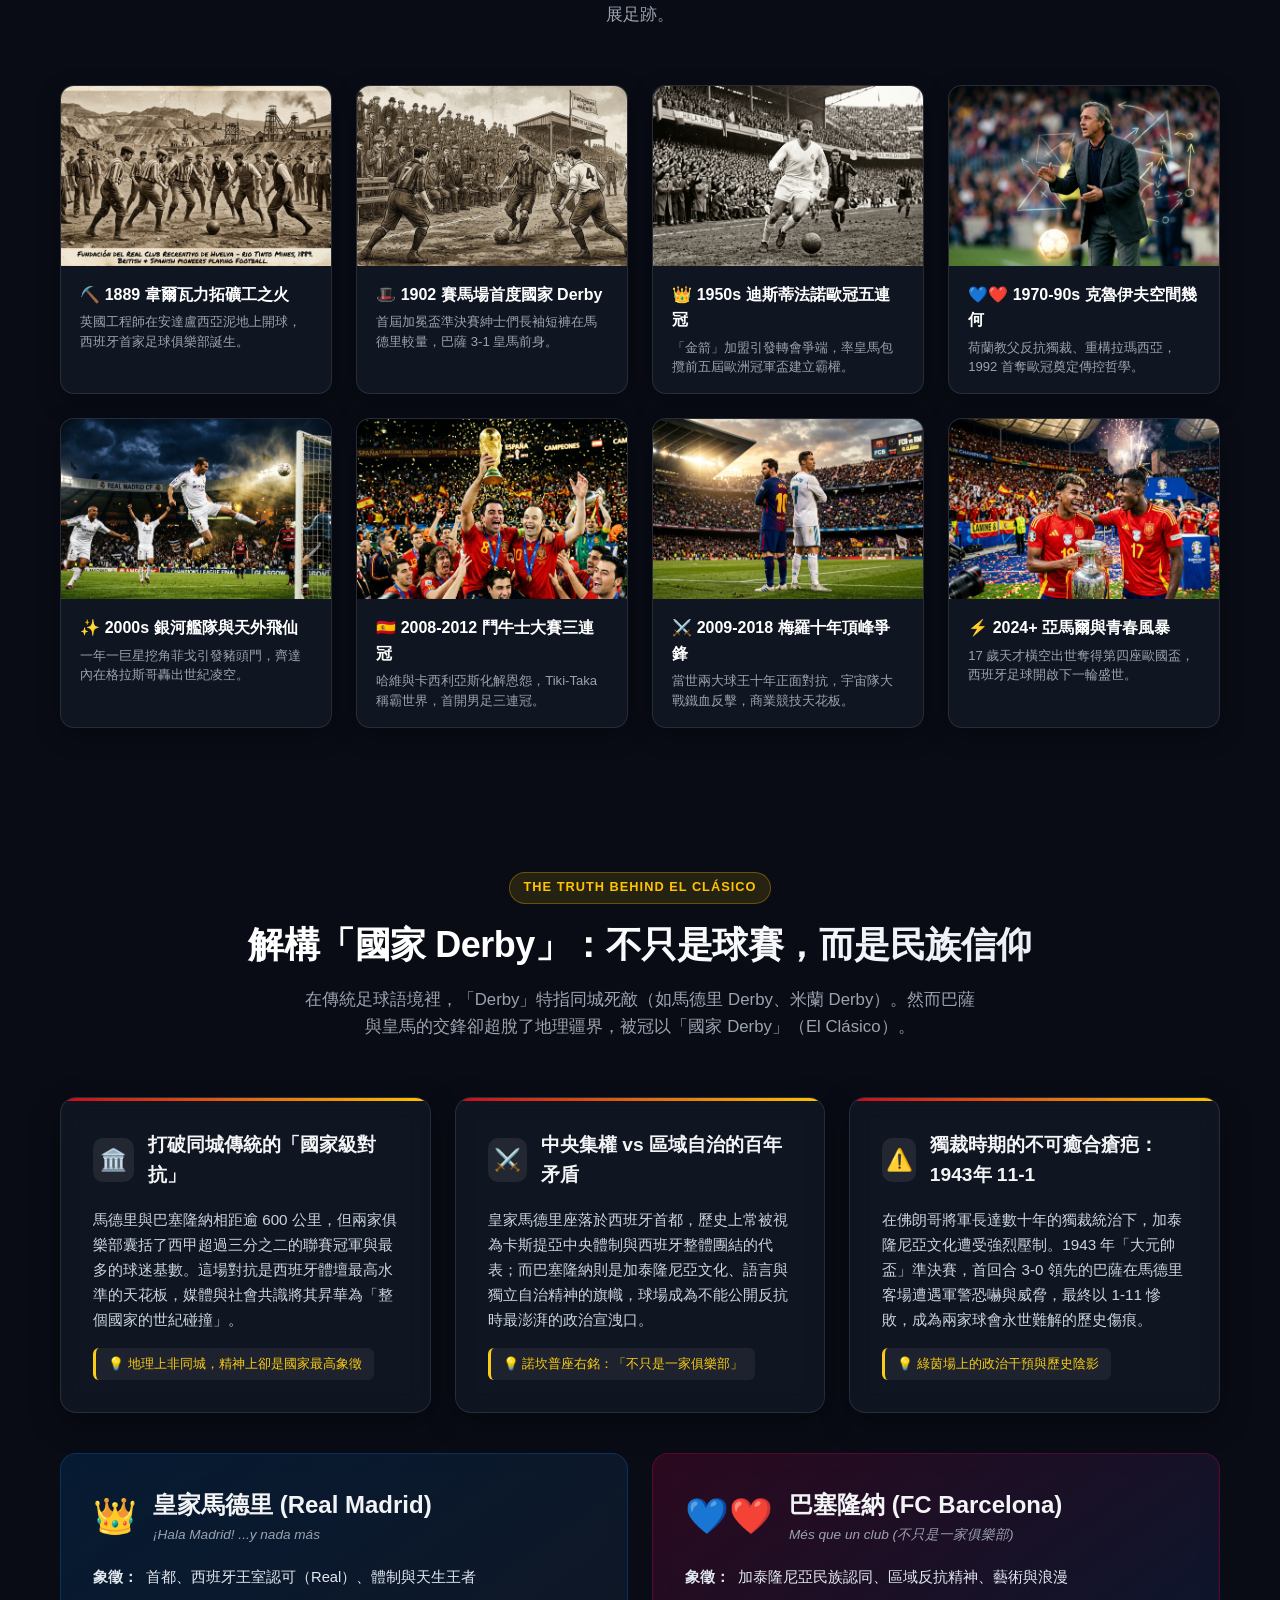
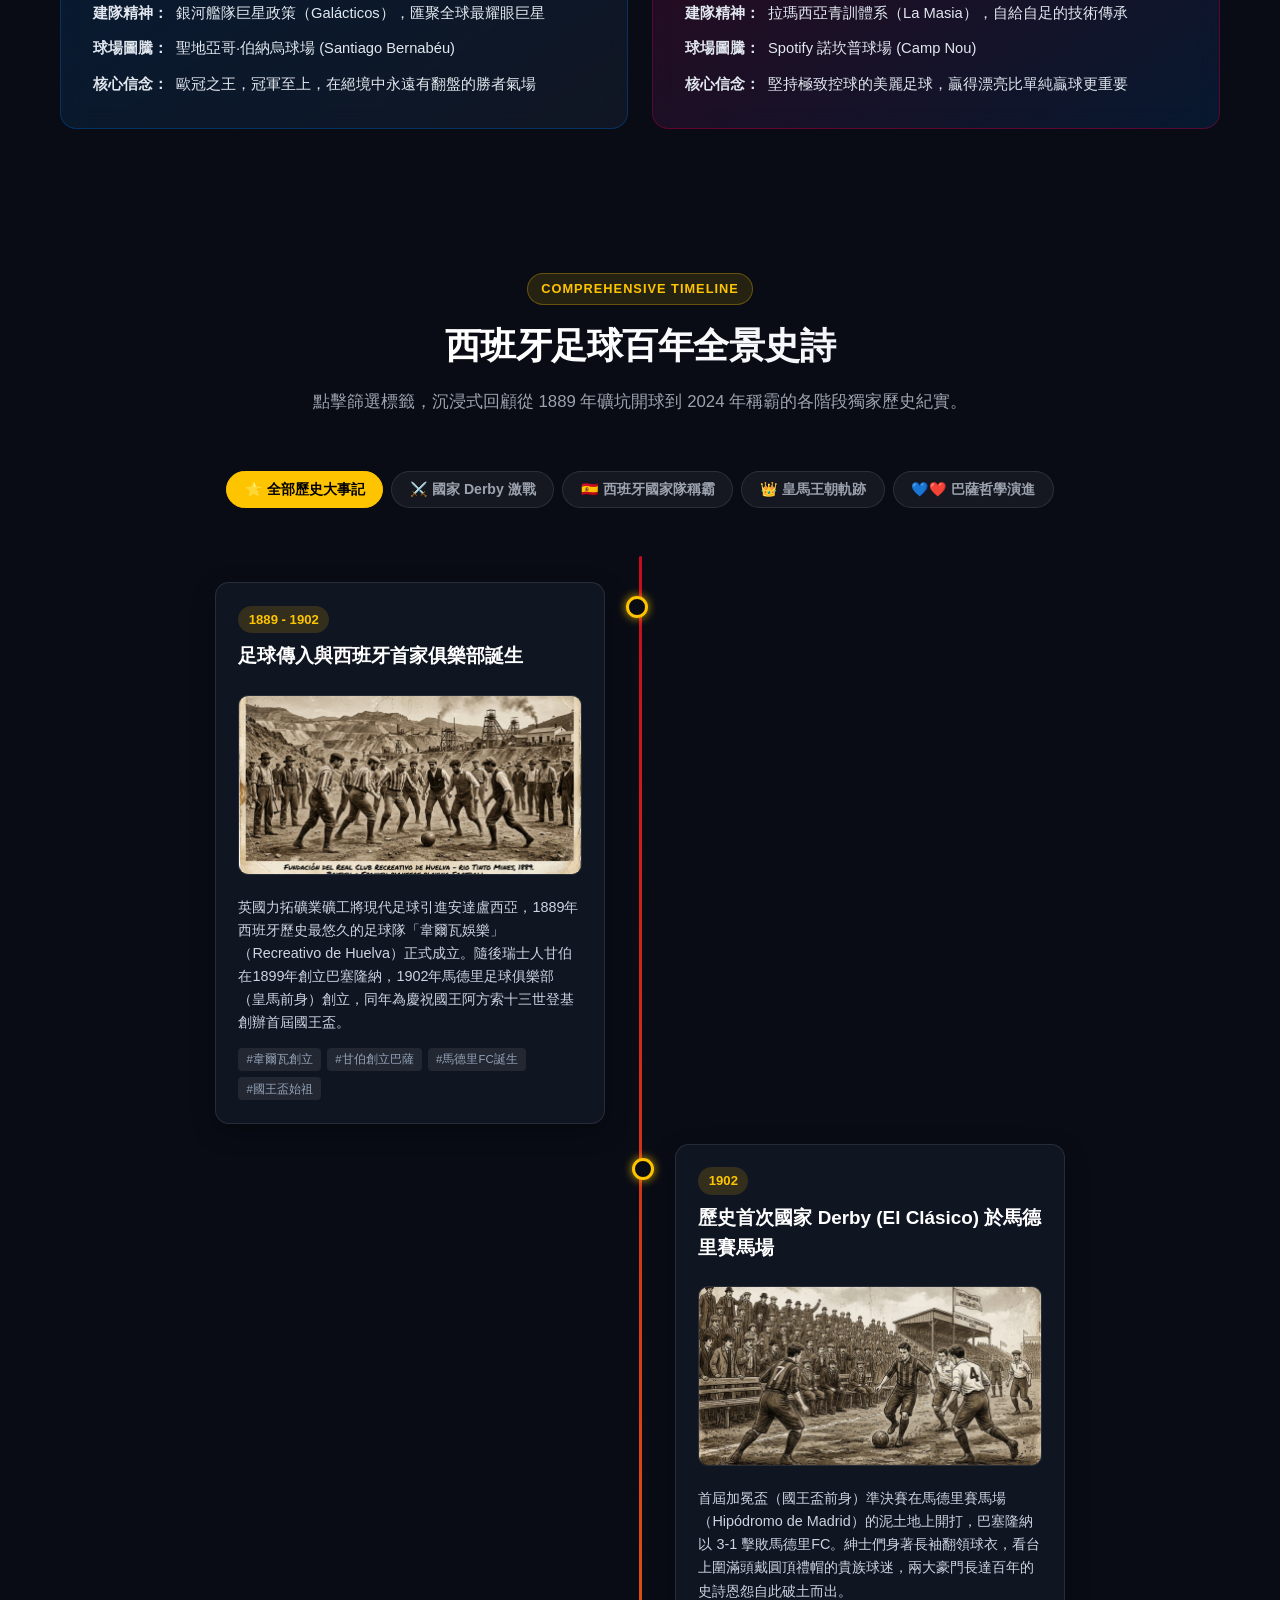
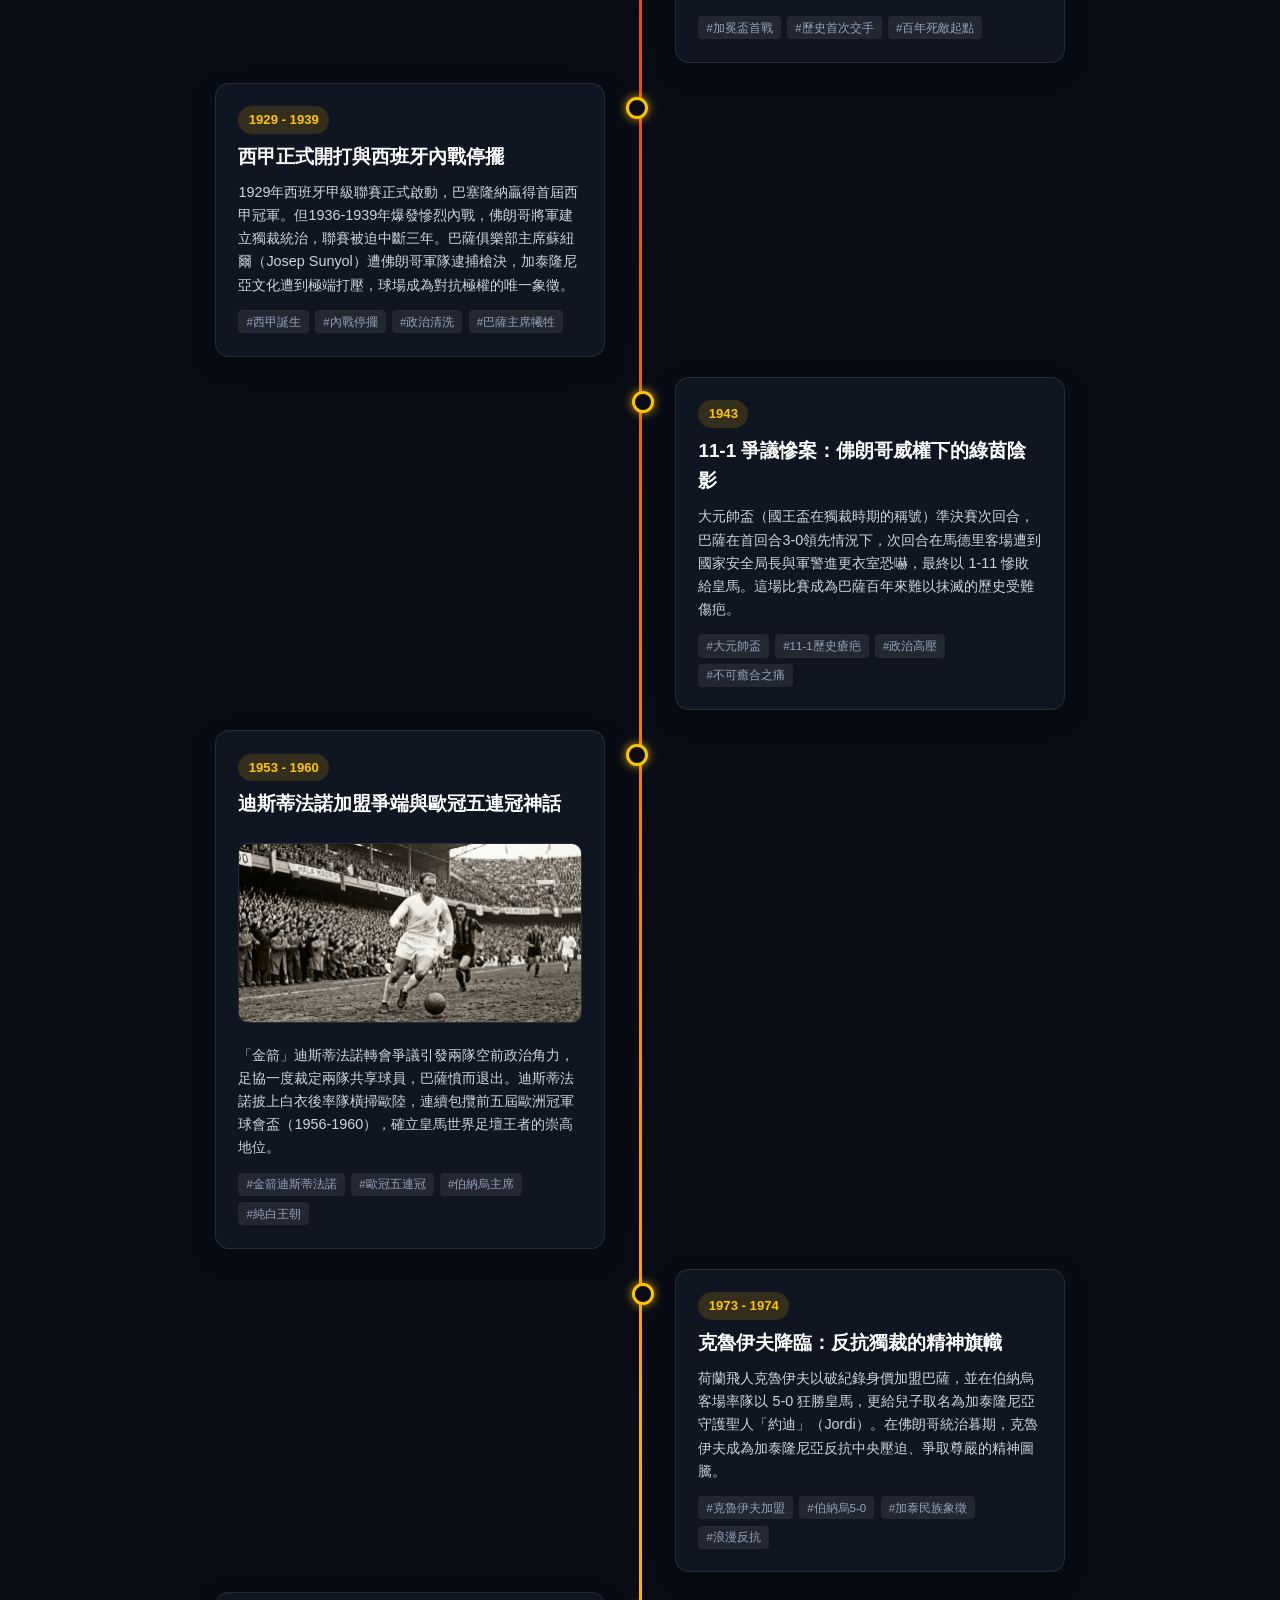
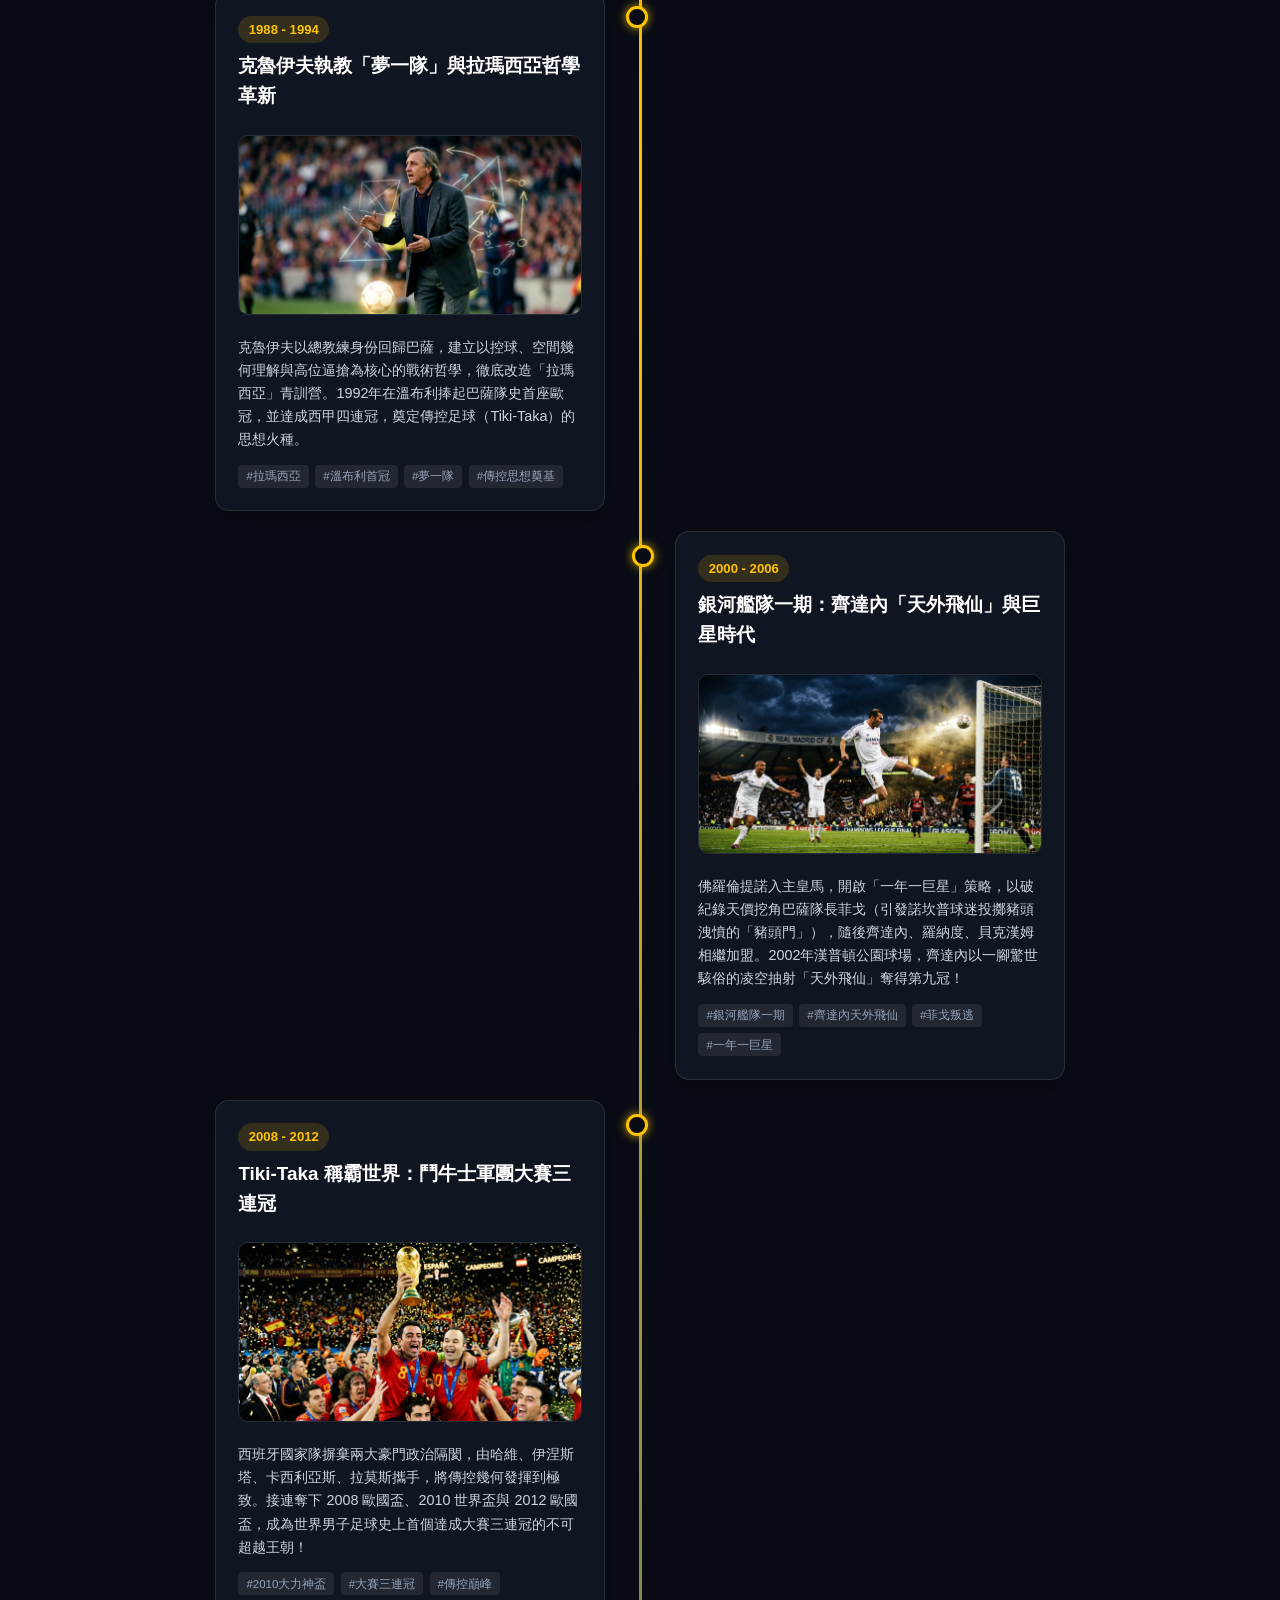
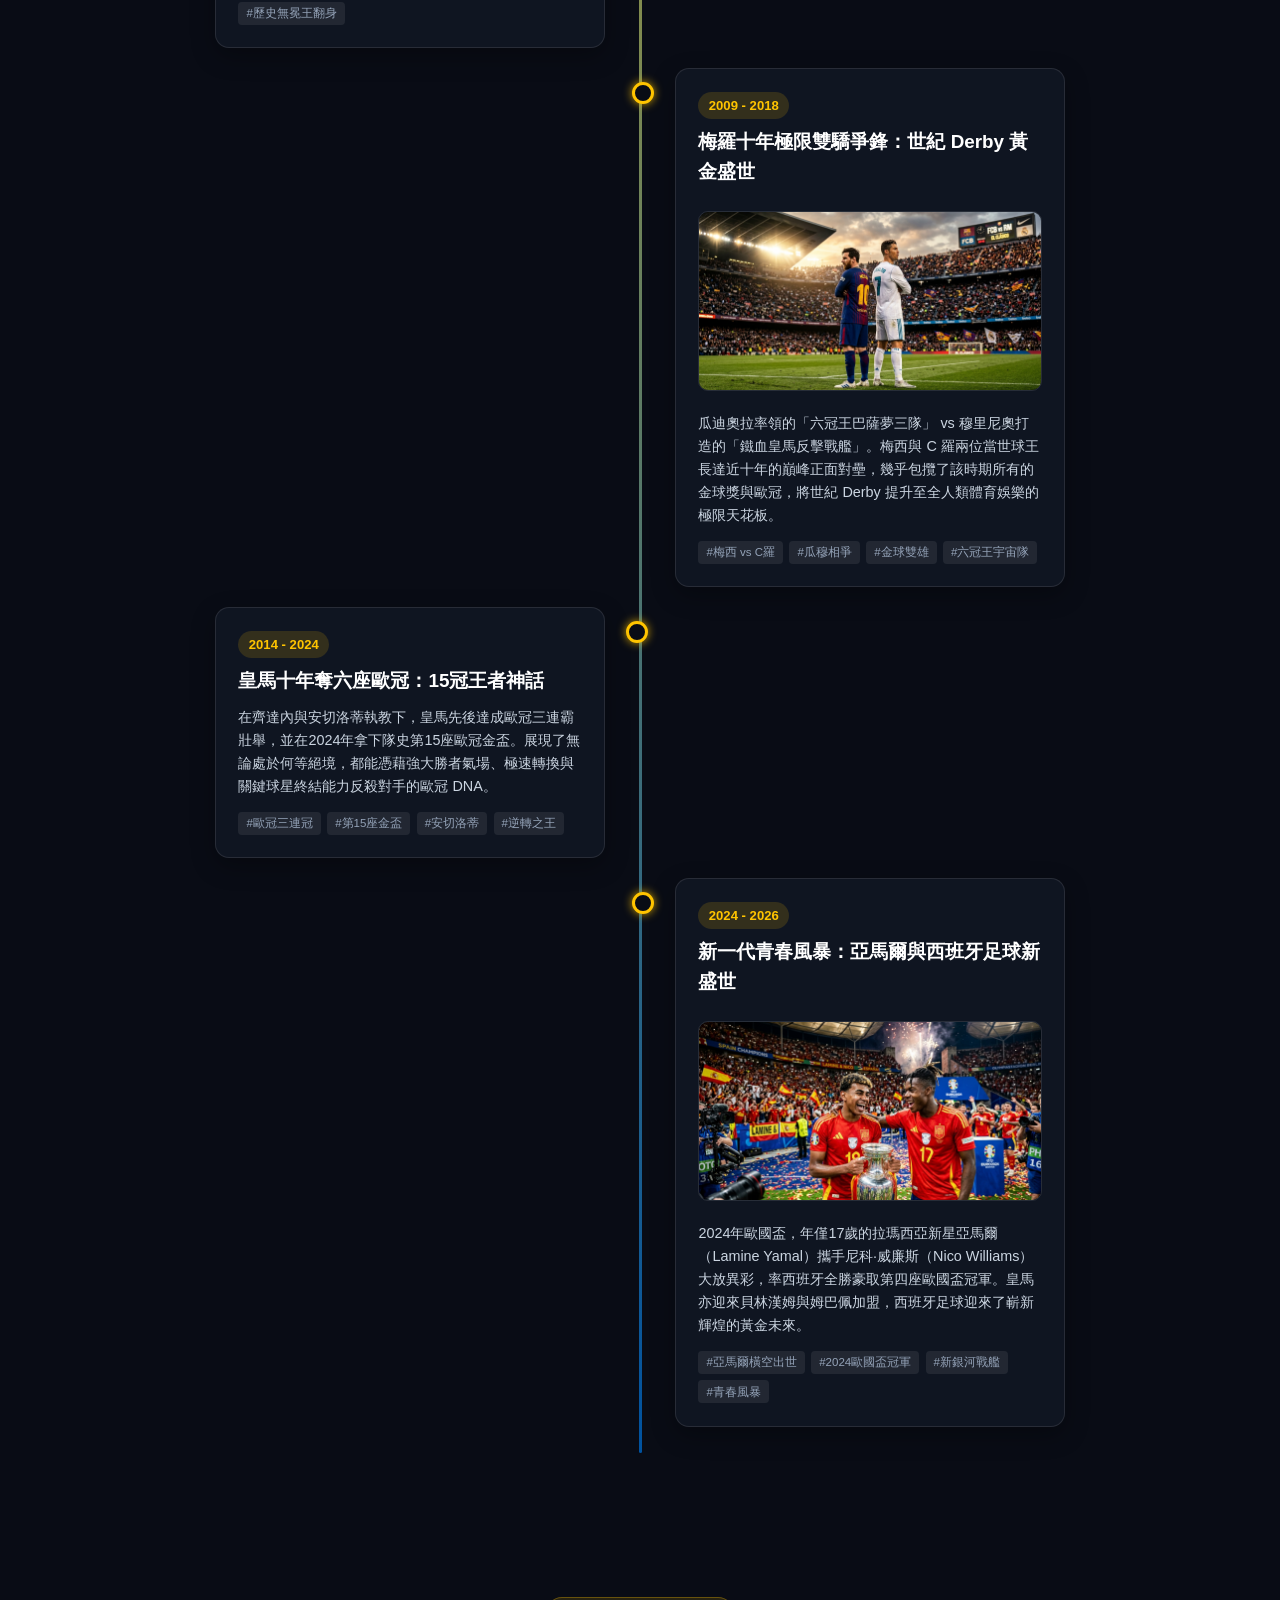
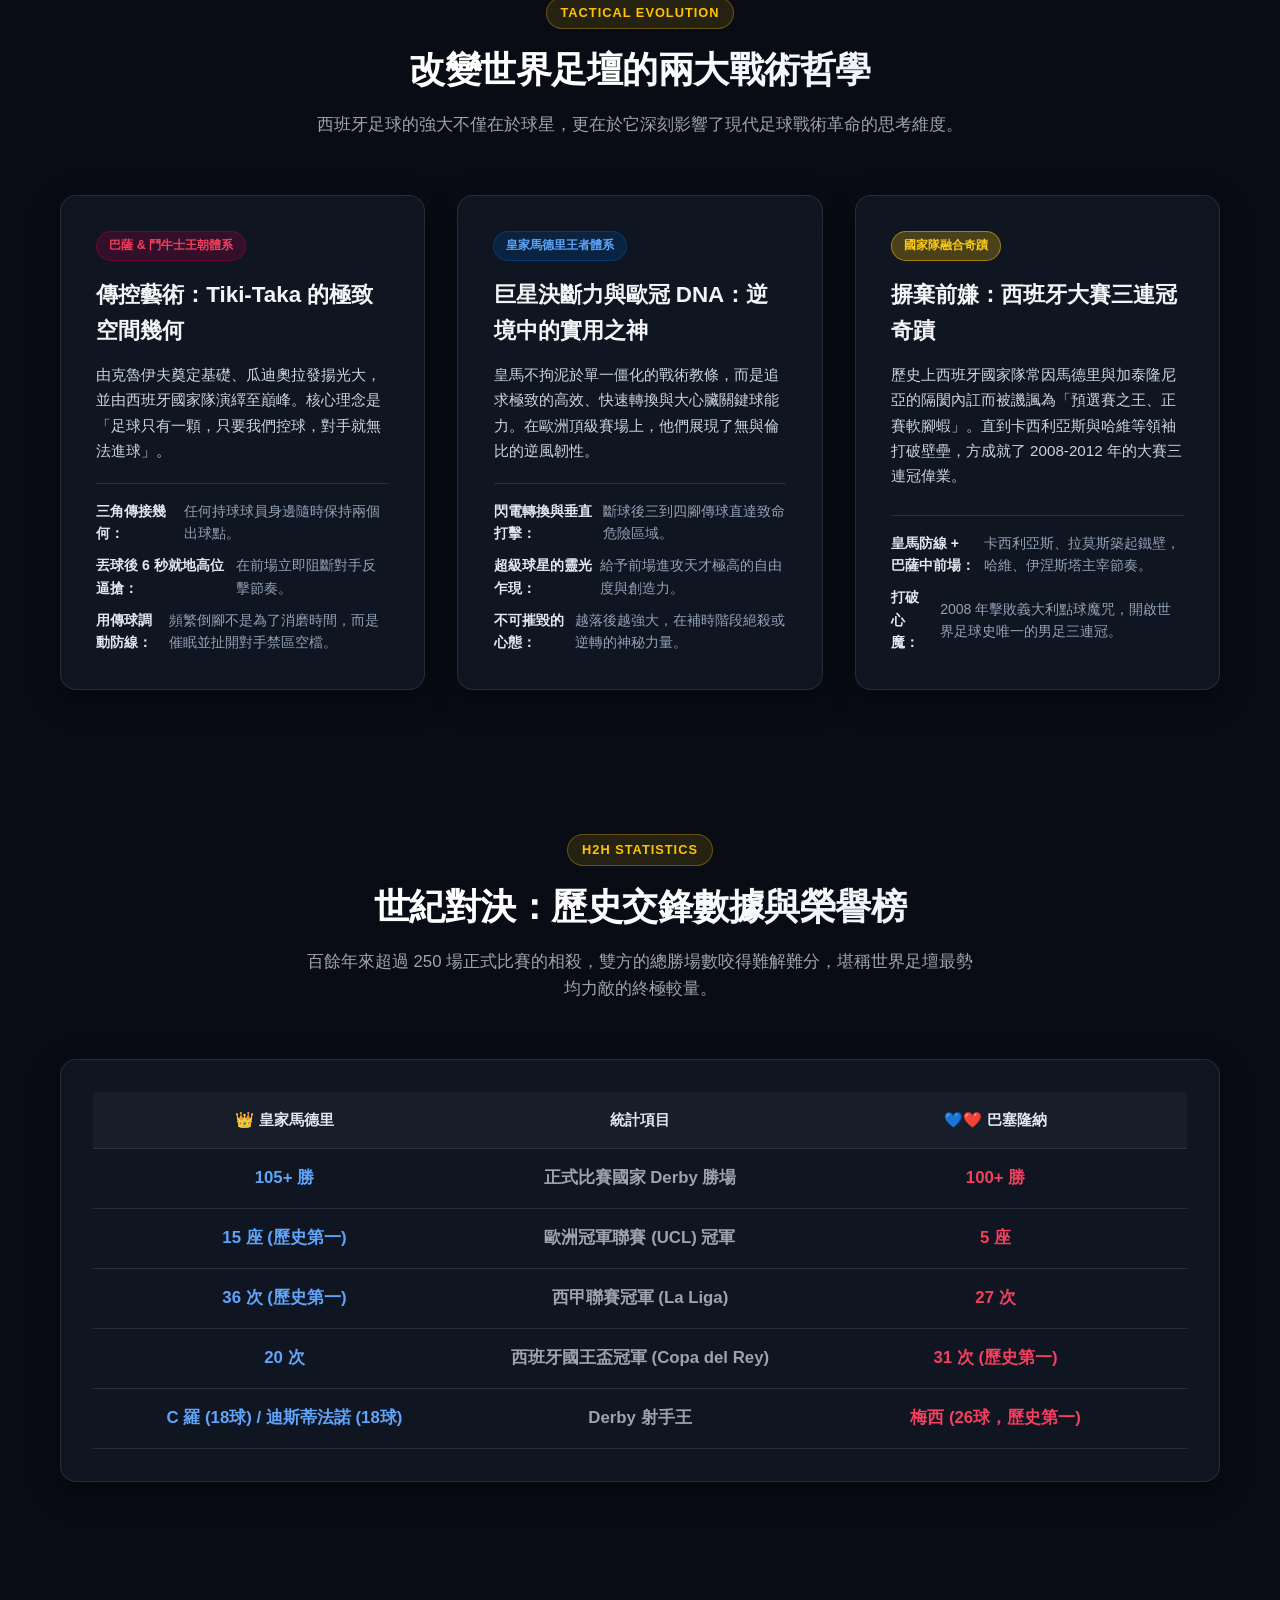
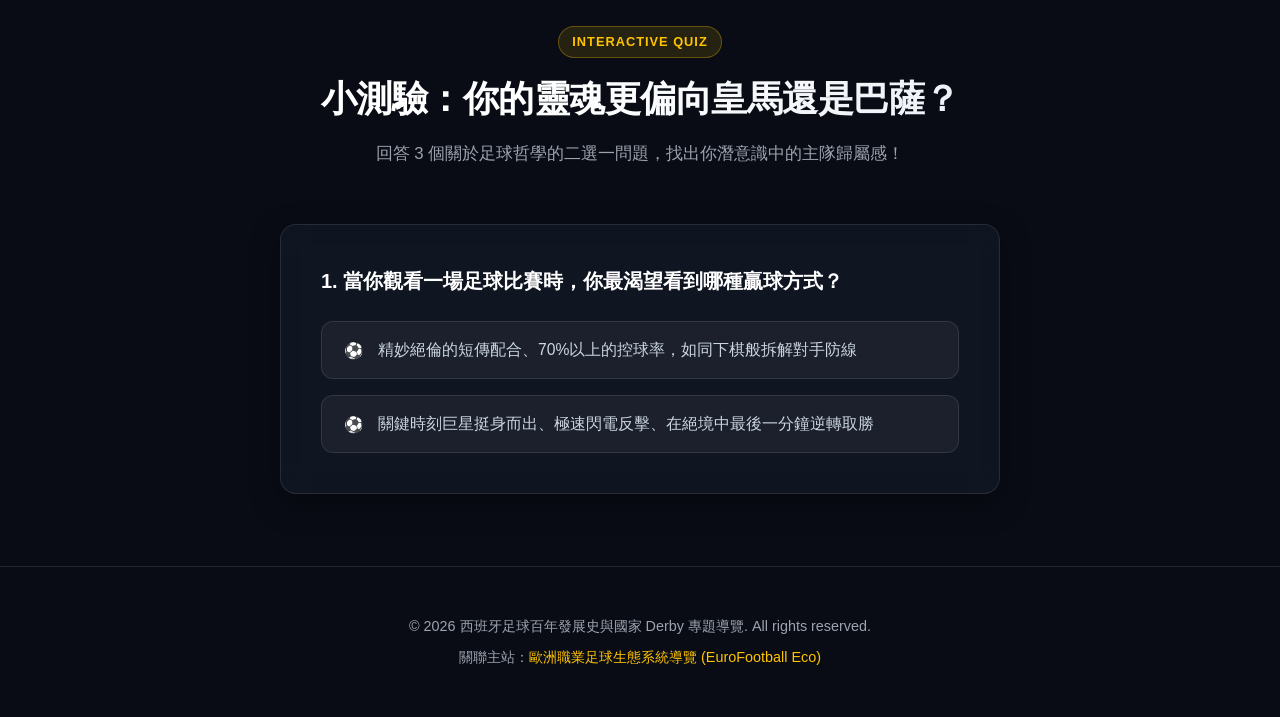
<file: spain-history.html>
<!DOCTYPE html>
<html lang="zh-Hant">
<head>
  <meta charset="UTF-8">
  <meta name="viewport" content="width=device-width, initial-scale=1.0">
  <title>西班牙足球發展史與世紀國家 Derby (El Clásico) | 深度專題</title>
  <meta name="description" content="從影片《巴薩vs皇馬，為什麼被稱為國家Derby？》深入引申，全面回顧西班牙足球百年演進史：從早期引入、西班牙內戰與大元帥盃恩怨、迪斯蒂法諾與歐冠神話，到克魯伊夫拉瑪西亞哲學、鬥牛士大賽三連冠與當代新篇章。">
  <link rel="stylesheet" href="spain-history.css?v=20260911_3">
</head>
<body>

  <!-- Navigation -->
  <nav class="special-nav">
    <div class="nav-container">
      <a href="index.html" class="nav-brand">
        <span>⚽ EuroFootball Eco</span>
        <span class="nav-brand-badge">西班牙特輯</span>
      </a>
      <ul class="nav-links">
        <li><a href="#clasico-concept">國家 Derby 真相</a></li>
        <li><a href="#gallery">經典瞬間長廊</a></li>
        <li><a href="#timeline">百年全景史</a></li>
        <li><a href="#tactics">戰術與哲學</a></li>
        <li><a href="#stats">交鋒紀錄</a></li>
        <li><a href="#quiz">球迷屬性測驗</a></li>
        <li><a href="premier-history.html" style="color: #00ff85; font-weight: 700;">🦁 英超特輯</a></li>
        <li><a href="index.html" class="nav-back-btn">⬅ 返回主站地圖</a></li>
      </ul>
    </div>
  </nav>

  <!-- Hero Section -->
  <header class="hero-special container">
    <span class="badge-tag">0 基礎深度導讀系列</span>
    <h1>超越足球的百年爭霸<br><span class="gradient-spain">西班牙足球發展史與國家 Derby</span></h1>
    <p class="hero-lead">
      故事要從 19 世紀末英國工程師遠渡重洋踏上伊比利半島的紅土說起——從安達盧西亞力拓礦工立起兩根木樁踢球，到兩支相隔 600 公里的豪門演變為舉世矚目的「國家 Derby」。這場綠茵對決如何背負了加泰隆尼亞的自治吶喊、中央政權的榮耀意志，並最終催生出征服世界的「傳控足球」與「歐冠15冠王朝」？
    </p>

    <!-- Epic Hero Visual Banner -->
    <div class="hero-banner-img-box">
      <img src="assets/spain/hero_clasico.jpg" alt="世紀國家 Derby：皇馬與巴薩百年巔峰對決" class="hero-banner-img">
    </div>

    <!-- Video Connection Callout -->
    <div class="hero-video-callout">
      <div class="video-icon">📺</div>
      <div class="video-callout-text">
        <h4>影片主題靈感引申：</h4>
        <p>取材自【0基礎看足球之西甲篇·上】《巴薩vs皇馬，為什麼被稱為國家 Derby？》。本頁面將影片中的核心文化矛盾向上引申，完整展開西班牙足球百年間的歷史脈絡與競技哲學。</p>
        <a href="https://youtu.be/DyVE19NdwxQ?si=EpWjWU49LIdCyVAc" target="_blank" rel="noopener">
          觀看原始影片 ↗
        </a>
      </div>
    </div>

    <!-- Quick Jump -->
    <div class="quick-pills">
      <a href="#clasico-concept" class="quick-pill-btn">🔍 為何叫國家 Derby？</a>
      <a href="#gallery" class="quick-pill-btn">🖼️ 8 大歷史紀元圖輯</a>
      <a href="#timeline" class="quick-pill-btn">📜 百年歷史時間軸</a>
      <a href="#tactics" class="quick-pill-btn">⚡ 傳控 vs 銀河戰艦</a>
      <a href="#quiz" class="quick-pill-btn">🎯 測測你是皇馬還是巴薩靈魂</a>
    </div>
  </header>

  <!-- Section: Historical Highlights Gallery (Every Era Has Its Own Unique Image) -->
  <section id="gallery" class="section container">
    <div class="section-title-wrap">
      <span class="badge-tag">Iconic Eras Gallery</span>
      <h2 class="section-title">重返歷史現場：八大紀元經典圖庫</h2>
      <p class="section-intro">不重複的歷史節點還原，從 1889 年礦坑開球到 2024 年青春稱霸，完整還原西班牙足球發展足跡。</p>
    </div>

    <div class="gallery-grid">
      <!-- 1889 Huelva -->
      <div class="gallery-card">
        <img src="assets/spain/huelva_1889.jpg" alt="1889年力拓礦工創立韋爾瓦娛樂俱樂部">
        <div class="gallery-caption">
          <h4>⛏️ 1889 韋爾瓦力拓礦工之火</h4>
          <p>英國工程師在安達盧西亞泥地上開球，西班牙首家足球俱樂部誕生。</p>
        </div>
      </div>

      <!-- 1902 First Clasico -->
      <div class="gallery-card">
        <img src="assets/spain/first_clasico_1902.jpg" alt="1902年馬德里賽馬場首度國家Derby">
        <div class="gallery-caption">
          <h4>🎩 1902 賽馬場首度國家 Derby</h4>
          <p>首屆加冕盃準決賽紳士們長袖短褲在馬德里較量，巴薩 3-1 皇馬前身。</p>
        </div>
      </div>

      <!-- 1950s Di Stefano -->
      <div class="gallery-card">
        <img src="assets/spain/vintage_distefano.jpg" alt="1950年代迪斯蒂法諾征戰歐洲">
        <div class="gallery-caption">
          <h4>👑 1950s 迪斯蒂法諾歐冠五連冠</h4>
          <p>「金箭」加盟引發轉會爭端，率皇馬包攬前五屆歐洲冠軍盃建立霸權。</p>
        </div>
      </div>

      <!-- 1970-90s Cruyff -->
      <div class="gallery-card">
        <img src="assets/spain/cruyff_tikitaka.jpg" alt="克魯伊夫打造拉瑪西亞傳控體系">
        <div class="gallery-caption">
          <h4>💙❤️ 1970-90s 克魯伊夫空間幾何</h4>
          <p>荷蘭教父反抗獨裁、重構拉瑪西亞，1992 首奪歐冠奠定傳控哲學。</p>
        </div>
      </div>

      <!-- 2000s Galacticos -->
      <div class="gallery-card">
        <img src="assets/spain/galacticos_zidane.jpg" alt="齊達內天外飛仙與銀河艦隊一期">
        <div class="gallery-caption">
          <h4>✨ 2000s 銀河艦隊與天外飛仙</h4>
          <p>一年一巨星挖角菲戈引發豬頭門，齊達內在格拉斯哥轟出世紀凌空。</p>
        </div>
      </div>

      <!-- 2008-2012 Spain World Cup -->
      <div class="gallery-card">
        <img src="assets/spain/spain_world_cup.jpg" alt="2010年西班牙隊捧起大力神盃成就三連冠">
        <div class="gallery-caption">
          <h4>🇪🇸 2008-2012 鬥牛士大賽三連冠</h4>
          <p>哈維與卡西利亞斯化解恩怨，Tiki-Taka 稱霸世界，首開男足三連冠。</p>
        </div>
      </div>

      <!-- 2009-2018 Messi vs Ronaldo -->
      <div class="gallery-card">
        <img src="assets/spain/messi_cr7.jpg" alt="梅西與C羅長達十年的國家Derby爭霸">
        <div class="gallery-caption">
          <h4>⚔️ 2009-2018 梅羅十年頂峰爭鋒</h4>
          <p>當世兩大球王十年正面對抗，宇宙隊大戰鐵血反擊，商業競技天花板。</p>
        </div>
      </div>

      <!-- 2024 Yamal -->
      <div class="gallery-card">
        <img src="assets/spain/yamal_euro2024.jpg" alt="亞馬爾與尼科威廉斯奪得2024歐國盃">
        <div class="gallery-caption">
          <h4>⚡ 2024+ 亞馬爾與青春風暴</h4>
          <p>17 歲天才橫空出世奪得第四座歐國盃，西班牙足球開啟下一輪盛世。</p>
        </div>
      </div>
    </div>
  </section>

  <!-- Section 1: Anatomy of El Clásico -->
  <section id="clasico-concept" class="section container">
    <div class="section-title-wrap">
      <span class="badge-tag">The Truth Behind El Clásico</span>
      <h2 class="section-title">解構「國家 Derby」：不只是球賽，而是民族信仰</h2>
      <p class="section-intro">在傳統足球語境裡，「Derby」特指同城死敵（如馬德里 Derby、米蘭 Derby）。然而巴薩與皇馬的交鋒卻超脫了地理疆界，被冠以「國家 Derby」（El Clásico）。</p>
    </div>

    <div class="clasico-anatomy-grid">
      <div class="glass-panel anatomy-card">
        <div class="anatomy-header">
          <div class="anatomy-icon">🏛️</div>
          <h3>打破同城傳統的「國家級對抗」</h3>
        </div>
        <p>馬德里與巴塞隆納相距逾 600 公里，但兩家俱樂部囊括了西甲超過三分之二的聯賽冠軍與最多的球迷基數。這場對抗是西班牙體壇最高水準的天花板，媒體與社會共識將其昇華為「整個國家的世紀碰撞」。</p>
        <span class="anatomy-badge-note">💡 地理上非同城，精神上卻是國家最高象徵</span>
      </div>

      <div class="glass-panel anatomy-card">
        <div class="anatomy-header">
          <div class="anatomy-icon">⚔️</div>
          <h3>中央集權 vs 區域自治的百年矛盾</h3>
        </div>
        <p>皇家馬德里座落於西班牙首都，歷史上常被視為卡斯提亞中央體制與西班牙整體團結的代表；而巴塞隆納則是加泰隆尼亞文化、語言與獨立自治精神的旗幟，球場成為不能公開反抗時最澎湃的政治宣洩口。</p>
        <span class="anatomy-badge-note">💡 諾坎普座右銘：「不只是一家俱樂部」</span>
      </div>

      <div class="glass-panel anatomy-card">
        <div class="anatomy-header">
          <div class="anatomy-icon">⚠️</div>
          <h3>獨裁時期的不可癒合瘡疤：1943年 11-1</h3>
        </div>
        <p>在佛朗哥將軍長達數十年的獨裁統治下，加泰隆尼亞文化遭受強烈壓制。1943 年「大元帥盃」準決賽，首回合 3-0 領先的巴薩在馬德里客場遭遇軍警恐嚇與威脅，最終以 1-11 慘敗，成為兩家球會永世難解的歷史傷痕。</p>
        <span class="anatomy-badge-note">💡 綠茵場上的政治干預與歷史陰影</span>
      </div>
    </div>

    <!-- Dual Comparison: Real vs Barca Identity -->
    <div class="rivalry-duel">
      <div class="club-side real">
        <div class="club-top">
          <span class="club-crest-text">👑</span>
          <div>
            <h3>皇家馬德里 (Real Madrid)</h3>
            <div class="club-motto">¡Hala Madrid! ...y nada más</div>
          </div>
        </div>
        <ul>
          <li><strong>象徵：</strong> 首都、西班牙王室認可（Real）、體制與天生王者</li>
          <li><strong>建隊精神：</strong> 銀河艦隊巨星政策（Galácticos），匯聚全球最耀眼巨星</li>
          <li><strong>球場圖騰：</strong> 聖地亞哥·伯納烏球場 (Santiago Bernabéu)</li>
          <li><strong>核心信念：</strong> 歐冠之王，冠軍至上，在絕境中永遠有翻盤的勝者氣場</li>
        </ul>
      </div>

      <div class="club-side barca">
        <div class="club-top">
          <span class="club-crest-text">💙❤️</span>
          <div>
            <h3>巴塞隆納 (FC Barcelona)</h3>
            <div class="club-motto">Més que un club (不只是一家俱樂部)</div>
          </div>
        </div>
        <ul>
          <li><strong>象徵：</strong> 加泰隆尼亞民族認同、區域反抗精神、藝術與浪漫</li>
          <li><strong>建隊精神：</strong> 拉瑪西亞青訓體系（La Masia），自給自足的技術傳承</li>
          <li><strong>球場圖騰：</strong> Spotify 諾坎普球場 (Camp Nou)</li>
          <li><strong>核心信念：</strong> 堅持極致控球的美麗足球，贏得漂亮比單純贏球更重要</li>
        </ul>
      </div>
    </div>
  </section>

  <!-- Section 2: Interactive Timeline of Spanish Football -->
  <section id="timeline" class="section container">
    <div class="section-title-wrap">
      <span class="badge-tag">Comprehensive Timeline</span>
      <h2 class="section-title">西班牙足球百年全景史詩</h2>
      <p class="section-intro">點擊篩選標籤，沉浸式回顧從 1889 年礦坑開球到 2024 年稱霸的各階段獨家歷史紀實。</p>
    </div>

    <!-- Filter Buttons -->
    <div class="timeline-controls">
      <button class="filter-btn active" data-filter="all">🌟 全部歷史大事記</button>
      <button class="filter-btn" data-filter="clasico">⚔️ 國家 Derby 激戰</button>
      <button class="filter-btn" data-filter="spain">🇪🇸 西班牙國家隊稱霸</button>
      <button class="filter-btn" data-filter="real">👑 皇馬王朝軌跡</button>
      <button class="filter-btn" data-filter="barca">💙❤️ 巴薩哲學演進</button>
    </div>

    <!-- Timeline Wrapper -->
    <div class="timeline-wrapper" id="timeline-container">
      <!-- Dynamically generated via spain-history.js -->
    </div>
  </section>

  <!-- Section 3: Tactics & Philosophies -->
  <section id="tactics" class="section container">
    <div class="section-title-wrap">
      <span class="badge-tag">Tactical Evolution</span>
      <h2 class="section-title">改變世界足壇的兩大戰術哲學</h2>
      <p class="section-intro">西班牙足球的強大不僅在於球星，更在於它深刻影響了現代足球戰術革命的思考維度。</p>
    </div>

    <div class="tactics-grid">
      <!-- Tiki-Taka Card -->
      <div class="glass-panel tactics-card">
        <span class="tactics-pill pill-barca">巴薩 & 鬥牛士王朝體系</span>
        <h3>傳控藝術：Tiki-Taka 的極致空間幾何</h3>
        <p class="tactics-desc">
          由克魯伊夫奠定基礎、瓜迪奧拉發揚光大，並由西班牙國家隊演繹至巔峰。核心理念是「足球只有一顆，只要我們控球，對手就無法進球」。
        </p>
        <ul class="tactics-features">
          <li><strong>三角傳接幾何：</strong> 任何持球球員身邊隨時保持兩個出球點。</li>
          <li><strong>丟球後 6 秒就地高位逼搶：</strong> 在前場立即阻斷對手反擊節奏。</li>
          <li><strong>用傳球調動防線：</strong> 頻繁倒腳不是為了消磨時間，而是催眠並扯開對手禁區空檔。</li>
        </ul>
      </div>

      <!-- Real Madrid Way -->
      <div class="glass-panel tactics-card">
        <span class="tactics-pill pill-real">皇家馬德里王者體系</span>
        <h3>巨星決斷力與歐冠 DNA：逆境中的實用之神</h3>
        <p class="tactics-desc">
          皇馬不拘泥於單一僵化的戰術教條，而是追求極致的高效、快速轉換與大心臟關鍵球能力。在歐洲頂級賽場上，他們展現了無與倫比的逆風韌性。
        </p>
        <ul class="tactics-features">
          <li><strong>閃電轉換與垂直打擊：</strong> 斷球後三到四腳傳球直達致命危險區域。</li>
          <li><strong>超級球星的靈光乍現：</strong> 給予前場進攻天才極高的自由度與創造力。</li>
          <li><strong>不可摧毀的心態：</strong> 越落後越強大，在補時階段絕殺或逆轉的神秘力量。</li>
        </ul>
      </div>

      <!-- Spain Golden Generation -->
      <div class="glass-panel tactics-card">
        <span class="tactics-pill pill-spain">國家隊融合奇蹟</span>
        <h3>摒棄前嫌：西班牙大賽三連冠奇蹟</h3>
        <p class="tactics-desc">
          歷史上西班牙國家隊常因馬德里與加泰隆尼亞的隔閡內訌而被譏諷為「預選賽之王、正賽軟腳蝦」。直到卡西利亞斯與哈維等領袖打破壁壘，方成就了 2008-2012 年的大賽三連冠偉業。
        </p>
        <ul class="tactics-features">
          <li><strong>皇馬防線 + 巴薩中前場：</strong> 卡西利亞斯、拉莫斯築起鐵壁，哈維、伊涅斯塔主宰節奏。</li>
          <li><strong>打破心魔：</strong> 2008 年擊敗義大利點球魔咒，開啟世界足球史唯一的男足三連冠。</li>
        </ul>
      </div>
    </div>
  </section>

  <!-- Section 4: Head-to-Head Stats -->
  <section id="stats" class="section container">
    <div class="section-title-wrap">
      <span class="badge-tag">H2H Statistics</span>
      <h2 class="section-title">世紀對決：歷史交鋒數據與榮譽榜</h2>
      <p class="section-intro">百餘年來超過 250 場正式比賽的相殺，雙方的總勝場數咬得難解難分，堪稱世界足壇最勢均力敵的終極較量。</p>
    </div>

    <div class="glass-panel stats-table-wrapper">
      <table class="stats-table">
        <thead>
          <tr>
            <th style="width: 35%;">👑 皇家馬德里</th>
            <th style="width: 30%;">統計項目</th>
            <th style="width: 35%;">💙❤️ 巴塞隆納</th>
          </tr>
        </thead>
        <tbody>
          <tr>
            <td class="real-stat">105+ 勝</td>
            <td class="stat-label">正式比賽國家 Derby 勝場</td>
            <td class="barca-stat">100+ 勝</td>
          </tr>
          <tr>
            <td class="real-stat">15 座 (歷史第一)</td>
            <td class="stat-label">歐洲冠軍聯賽 (UCL) 冠軍</td>
            <td class="barca-stat">5 座</td>
          </tr>
          <tr>
            <td class="real-stat">36 次 (歷史第一)</td>
            <td class="stat-label">西甲聯賽冠軍 (La Liga)</td>
            <td class="barca-stat">27 次</td>
          </tr>
          <tr>
            <td class="real-stat">20 次</td>
            <td class="stat-label">西班牙國王盃冠軍 (Copa del Rey)</td>
            <td class="barca-stat">31 次 (歷史第一)</td>
          </tr>
          <tr>
            <td class="real-stat">C 羅 (18球) / 迪斯蒂法諾 (18球)</td>
            <td class="stat-label">Derby 射手王</td>
            <td class="barca-stat">梅西 (26球，歷史第一)</td>
          </tr>
        </tbody>
      </table>
    </div>
  </section>

  <!-- Section 5: Fan Interactive Quiz -->
  <section id="quiz" class="section container">
    <div class="section-title-wrap">
      <span class="badge-tag">Interactive Quiz</span>
      <h2 class="section-title">小測驗：你的靈魂更偏向皇馬還是巴薩？</h2>
      <p class="section-intro">回答 3 個關於足球哲學的二選一問題，找出你潛意識中的主隊歸屬感！</p>
    </div>

    <div class="glass-panel quiz-box">
      <div id="quiz-question-container">
        <h3 class="quiz-question" id="quiz-q-title">載入問題中...</h3>
        <div class="quiz-options" id="quiz-options-container">
          <!-- Dynamically inserted buttons -->
        </div>
      </div>

      <div class="quiz-result" id="quiz-result">
        <h3 id="quiz-result-title">測驗結果</h3>
        <p id="quiz-result-desc"></p>
        <button class="quiz-restart-btn" id="quiz-restart-btn">重新測驗 🔄</button>
      </div>
    </div>
  </section>

  <!-- Footer -->
  <footer class="special-footer">
    <div class="container">
      <p>&copy; 2026 西班牙足球百年發展史與國家 Derby 專題導覽. All rights reserved.</p>
      <p style="margin-top: 0.5rem;">
        關聯主站：<a href="index.html">歐洲職業足球生態系統導覽 (EuroFootball Eco)</a>
      </p>
    </div>
  </footer>

  <script src="spain-history.js?v=20260911_3"></script>
</body>
</html>
</file>
<file: premier-history.css>
/* Premier League History Special Theme */
:root {
  --pl-purple: #38003c;
  --pl-purple-light: #490050;
  --pl-cyan: #00ff85;
  --pl-cyan-glow: rgba(0, 255, 133, 0.4);
  --pl-magenta: #e90052;
  --pl-yellow: #eaeb03;
  --pl-dark: #0a0512;
  --pl-card-bg: rgba(26, 12, 38, 0.75);
  --pl-card-hover: rgba(38, 18, 56, 0.9);
  --border-glass: rgba(255, 255, 255, 0.12);
  --border-pl: rgba(0, 255, 133, 0.3);
  --text-main: #f8fafc;
  --text-muted: #cbd5e1;
  --text-dim: #94a3b8;
  --font-sans: -apple-system, BlinkMacSystemFont, "Segoe UI", Roboto, "Helvetica Neue", Arial, sans-serif;
}

* {
  margin: 0;
  padding: 0;
  box-sizing: border-box;
}

body {
  font-family: var(--font-sans);
  background-color: var(--pl-dark);
  color: var(--text-main);
  line-height: 1.6;
  overflow-x: hidden;
  background-image: 
    radial-gradient(circle at 15% 15%, rgba(56, 0, 60, 0.5) 0%, transparent 45%),
    radial-gradient(circle at 85% 20%, rgba(0, 255, 133, 0.12) 0%, transparent 40%),
    radial-gradient(circle at 50% 60%, rgba(233, 0, 82, 0.1) 0%, transparent 55%),
    radial-gradient(circle at 80% 90%, rgba(73, 0, 80, 0.4) 0%, transparent 50%);
  background-attachment: fixed;
}

.container {
  max-width: 1200px;
  margin: 0 auto;
  padding: 0 1.5rem;
}

/* Nav Header */
.special-nav {
  position: sticky;
  top: 0;
  z-index: 100;
  backdrop-filter: blur(16px);
  -webkit-backdrop-filter: blur(16px);
  background: rgba(10, 5, 18, 0.88);
  border-bottom: 1px solid var(--border-glass);
}

.nav-container {
  max-width: 1200px;
  margin: 0 auto;
  padding: 0.85rem 1.5rem;
  display: flex;
  justify-content: space-between;
  align-items: center;
}

.nav-brand {
  display: flex;
  align-items: center;
  gap: 0.65rem;
  text-decoration: none;
  font-weight: 800;
  color: #fff;
  font-size: 1.15rem;
  letter-spacing: -0.02em;
}

.nav-brand-badge {
  background: linear-gradient(135deg, var(--pl-purple), #6a0072);
  color: var(--pl-cyan);
  font-size: 0.72rem;
  padding: 0.2rem 0.65rem;
  border-radius: 9999px;
  border: 1px solid var(--pl-cyan);
  text-transform: uppercase;
  font-weight: 700;
}

.nav-links {
  display: flex;
  list-style: none;
  gap: 1.25rem;
  align-items: center;
}

.nav-links a {
  color: var(--text-muted);
  text-decoration: none;
  font-size: 0.9rem;
  font-weight: 500;
  transition: color 0.2s ease;
}

.nav-links a:hover {
  color: var(--pl-cyan);
}

.nav-back-btn {
  background: rgba(255, 255, 255, 0.08);
  padding: 0.4rem 0.9rem;
  border-radius: 8px;
  border: 1px solid var(--border-glass);
  color: #fff !important;
  font-weight: 600 !important;
  transition: all 0.2s ease !important;
}

.nav-back-btn:hover {
  background: var(--pl-cyan) !important;
  color: var(--pl-dark) !important;
  border-color: var(--pl-cyan) !important;
}

/* Hero Section */
.hero-special {
  padding: 4rem 1.5rem 3rem;
  text-align: center;
  position: relative;
}

.badge-tag {
  display: inline-block;
  background: rgba(0, 255, 133, 0.12);
  color: var(--pl-cyan);
  font-size: 0.8rem;
  font-weight: 700;
  padding: 0.35rem 0.9rem;
  border-radius: 9999px;
  border: 1px solid rgba(0, 255, 133, 0.35);
  margin-bottom: 1.2rem;
  letter-spacing: 0.05em;
  text-transform: uppercase;
}

.hero-special h1 {
  font-size: clamp(2.3rem, 5.5vw, 3.8rem);
  font-weight: 900;
  line-height: 1.15;
  margin-bottom: 1.5rem;
  letter-spacing: -0.03em;
}

.gradient-pl {
  background: linear-gradient(135deg, #ffffff 0%, var(--pl-cyan) 50%, var(--pl-magenta) 100%);
  -webkit-background-clip: text;
  -webkit-text-fill-color: transparent;
}

.hero-lead {
  max-width: 820px;
  margin: 0 auto 2.2rem;
  font-size: 1.12rem;
  color: var(--text-muted);
  line-height: 1.75;
}

.hero-banner-img-box {
  max-width: 1000px;
  margin: 0 auto 2.5rem;
  border-radius: 18px;
  overflow: hidden;
  box-shadow: 0 20px 50px rgba(0, 0, 0, 0.7), 0 0 30px rgba(0, 255, 133, 0.25);
  border: 1px solid var(--border-pl);
  background: #000;
}

.hero-banner-img {
  width: 100%;
  height: auto;
  display: block;
  object-fit: cover;
  transition: transform 0.6s cubic-bezier(0.16, 1, 0.3, 1);
}

.hero-banner-img:hover {
  transform: scale(1.02);
}

/* Video Connection Callout */
.hero-video-callout {
  max-width: 850px;
  margin: 0 auto 2.5rem;
  background: linear-gradient(135deg, rgba(56, 0, 60, 0.8), rgba(20, 10, 30, 0.85));
  border: 1px solid rgba(0, 255, 133, 0.35);
  border-radius: 14px;
  padding: 1.4rem 1.8rem;
  display: flex;
  align-items: center;
  gap: 1.5rem;
  text-align: left;
  box-shadow: 0 10px 30px rgba(0, 0, 0, 0.4);
}

.video-icon {
  font-size: 2.4rem;
  flex-shrink: 0;
}

.video-callout-text h4 {
  font-size: 1.05rem;
  color: var(--pl-cyan);
  margin-bottom: 0.35rem;
  font-weight: 700;
}

.video-callout-text p {
  font-size: 0.92rem;
  color: var(--text-muted);
  margin-bottom: 0.6rem;
  line-height: 1.55;
}

.video-callout-text a {
  display: inline-flex;
  align-items: center;
  gap: 0.35rem;
  color: #fff;
  background: var(--pl-magenta);
  font-size: 0.85rem;
  font-weight: 700;
  text-decoration: none;
  padding: 0.4rem 1rem;
  border-radius: 9999px;
  transition: all 0.2s ease;
}

.video-callout-text a:hover {
  background: #ff2a73;
  transform: translateY(-2px);
  box-shadow: 0 4px 15px rgba(233, 0, 82, 0.4);
}

/* Quick Jump Pills */
.quick-pills {
  display: flex;
  justify-content: center;
  flex-wrap: wrap;
  gap: 0.85rem;
  margin-top: 1rem;
}

.quick-pill-btn {
  background: rgba(255, 255, 255, 0.06);
  border: 1px solid var(--border-glass);
  color: var(--text-main);
  text-decoration: none;
  font-size: 0.88rem;
  font-weight: 600;
  padding: 0.55rem 1.25rem;
  border-radius: 9999px;
  transition: all 0.25s ease;
  display: inline-flex;
  align-items: center;
  gap: 0.4rem;
}

.quick-pill-btn:hover {
  background: rgba(0, 255, 133, 0.15);
  border-color: var(--pl-cyan);
  color: var(--pl-cyan);
  transform: translateY(-2px);
}

/* Section Common */
.section {
  padding: 4.5rem 0;
  position: relative;
}

.section-title-wrap {
  text-align: center;
  max-width: 780px;
  margin: 0 auto 3rem;
}

.section-title {
  font-size: clamp(1.8rem, 3.8vw, 2.6rem);
  font-weight: 800;
  letter-spacing: -0.02em;
  margin-bottom: 0.9rem;
  color: #fff;
}

.section-intro {
  font-size: 1.05rem;
  color: var(--text-muted);
  line-height: 1.7;
}

/* Glass Panels */
.glass-panel {
  background: var(--pl-card-bg);
  border: 1px solid var(--border-glass);
  border-radius: 16px;
  backdrop-filter: blur(12px);
  -webkit-backdrop-filter: blur(12px);
}

/* Anatomy Grid (The Premier League Concept) */
.pl-anatomy-grid {
  display: grid;
  grid-template-columns: repeat(auto-fit, minmax(320px, 1fr));
  gap: 1.5rem;
  margin-bottom: 3rem;
}

.anatomy-card {
  padding: 2rem;
  transition: all 0.3s ease;
  display: flex;
  flex-direction: column;
}

.anatomy-card:hover {
  transform: translateY(-5px);
  background: var(--pl-card-hover);
  border-color: rgba(0, 255, 133, 0.4);
  box-shadow: 0 12px 30px rgba(0, 0, 0, 0.5);
}

.anatomy-header {
  display: flex;
  align-items: center;
  gap: 1rem;
  margin-bottom: 1rem;
}

.anatomy-icon {
  font-size: 2.2rem;
  width: 54px;
  height: 54px;
  display: flex;
  align-items: center;
  justify-content: center;
  border-radius: 12px;
  background: rgba(0, 255, 133, 0.1);
  border: 1px solid rgba(0, 255, 133, 0.25);
  flex-shrink: 0;
}

.anatomy-card h3 {
  font-size: 1.22rem;
  font-weight: 700;
  color: #fff;
}

.anatomy-card p {
  font-size: 0.95rem;
  color: var(--text-muted);
  line-height: 1.65;
  margin-bottom: 1.25rem;
  flex-grow: 1;
}

.anatomy-badge-note {
  display: inline-block;
  font-size: 0.8rem;
  color: var(--pl-cyan);
  background: rgba(0, 255, 133, 0.08);
  padding: 0.35rem 0.75rem;
  border-radius: 6px;
  border-left: 3px solid var(--pl-cyan);
  font-weight: 600;
}

/* Pyramid Mechanism Visual Box */
.pyramid-duel {
  display: grid;
  grid-template-columns: 1fr 1fr;
  gap: 1.5rem;
  margin-top: 1.5rem;
}

@media (max-width: 820px) {
  .pyramid-duel {
    grid-template-columns: 1fr;
  }
}

.duel-side {
  border-radius: 16px;
  padding: 2rem;
  border: 1px solid var(--border-glass);
}

.duel-side.champions {
  background: linear-gradient(135deg, rgba(56, 0, 60, 0.9), rgba(20, 5, 25, 0.9));
  border-color: rgba(234, 235, 3, 0.3);
}

.duel-side.relegation {
  background: linear-gradient(135deg, rgba(233, 0, 82, 0.15), rgba(20, 5, 25, 0.9));
  border-color: rgba(233, 0, 82, 0.35);
}

.duel-top {
  display: flex;
  align-items: center;
  gap: 1rem;
  margin-bottom: 1.25rem;
}

.duel-icon-big {
  font-size: 2.2rem;
}

.duel-side h3 {
  font-size: 1.3rem;
  color: #fff;
  font-weight: 800;
}

.duel-motto {
  font-size: 0.85rem;
  color: var(--text-dim);
}

.duel-side ul {
  list-style: none;
  display: flex;
  flex-direction: column;
  gap: 0.85rem;
}

.duel-side li {
  font-size: 0.92rem;
  color: var(--text-muted);
  line-height: 1.6;
  position: relative;
  padding-left: 1.25rem;
}

.duel-side li::before {
  content: "•";
  position: absolute;
  left: 0;
  color: var(--pl-cyan);
  font-weight: bold;
}

.duel-side.relegation li::before {
  color: var(--pl-magenta);
}

/* Gallery Grid */
.gallery-grid {
  display: grid;
  grid-template-columns: repeat(auto-fit, minmax(280px, 1fr));
  gap: 1.5rem;
}

.gallery-card {
  background: var(--pl-card-bg);
  border-radius: 16px;
  overflow: hidden;
  border: 1px solid var(--border-glass);
  transition: all 0.3s ease;
  display: flex;
  flex-direction: column;
}

.gallery-card:hover {
  transform: translateY(-6px);
  border-color: var(--pl-cyan);
  box-shadow: 0 15px 35px rgba(0, 0, 0, 0.6), 0 0 20px rgba(0, 255, 133, 0.15);
}

.gallery-card-img-wrap {
  width: 100%;
  height: 200px;
  overflow: hidden;
  background: #11051c;
  position: relative;
}

.gallery-card img {
  width: 100%;
  height: 100%;
  object-fit: cover;
  transition: transform 0.5s ease;
}

.gallery-card:hover img {
  transform: scale(1.06);
}

.gallery-card-tag {
  position: absolute;
  top: 10px;
  right: 10px;
  background: rgba(10, 5, 18, 0.85);
  color: var(--pl-cyan);
  font-size: 0.72rem;
  font-weight: 700;
  padding: 0.2rem 0.6rem;
  border-radius: 6px;
  border: 1px solid var(--border-pl);
  backdrop-filter: blur(8px);
}

.gallery-caption {
  padding: 1.25rem 1.4rem;
  flex-grow: 1;
  display: flex;
  flex-direction: column;
}

.gallery-caption h4 {
  font-size: 1.05rem;
  color: #fff;
  margin-bottom: 0.45rem;
  font-weight: 700;
}

.gallery-caption p {
  font-size: 0.88rem;
  color: var(--text-muted);
  line-height: 1.55;
}

/* Timeline Controls */
.timeline-controls {
  display: flex;
  justify-content: center;
  flex-wrap: wrap;
  gap: 0.65rem;
  margin-bottom: 2.5rem;
}

.filter-btn {
  background: rgba(255, 255, 255, 0.05);
  border: 1px solid var(--border-glass);
  color: var(--text-muted);
  padding: 0.5rem 1.1rem;
  border-radius: 9999px;
  font-size: 0.86rem;
  font-weight: 600;
  cursor: pointer;
  transition: all 0.2s ease;
}

.filter-btn:hover {
  background: rgba(255, 255, 255, 0.12);
  color: #fff;
}

.filter-btn.active {
  background: var(--pl-purple);
  color: var(--pl-cyan);
  border-color: var(--pl-cyan);
  box-shadow: 0 0 15px rgba(0, 255, 133, 0.2);
}

/* Timeline Wrapper */
.timeline-wrapper {
  position: relative;
  max-width: 900px;
  margin: 0 auto;
  padding: 1rem 0;
}

.timeline-wrapper::before {
  content: '';
  position: absolute;
  top: 0;
  bottom: 0;
  left: 50%;
  width: 3px;
  background: linear-gradient(to bottom, var(--pl-cyan), var(--pl-purple), var(--pl-magenta));
  transform: translateX(-50%);
  opacity: 0.6;
}

@media (max-width: 768px) {
  .timeline-wrapper::before {
    left: 20px;
  }
}

.timeline-item {
  position: relative;
  width: 50%;
  padding: 1rem 2rem;
  box-sizing: border-box;
}

.timeline-item.left {
  left: 0;
  text-align: right;
}

.timeline-item.right {
  left: 50%;
  text-align: left;
}

@media (max-width: 768px) {
  .timeline-item {
    width: 100%;
    left: 0 !important;
    padding-left: 50px;
    padding-right: 1rem;
    text-align: left !important;
  }
}

.timeline-dot {
  position: absolute;
  top: 1.6rem;
  width: 16px;
  height: 16px;
  border-radius: 50%;
  background: var(--pl-cyan);
  border: 3px solid var(--pl-dark);
  box-shadow: 0 0 10px var(--pl-cyan);
  z-index: 2;
}

.timeline-item.left .timeline-dot {
  right: -8px;
}

.timeline-item.right .timeline-dot {
  left: -8px;
}

@media (max-width: 768px) {
  .timeline-item.left .timeline-dot,
  .timeline-item.right .timeline-dot {
    left: 12px;
  }
}

.timeline-card {
  background: var(--pl-card-bg);
  border: 1px solid var(--border-glass);
  border-radius: 14px;
  padding: 1.5rem;
  transition: all 0.3s ease;
}

.timeline-card:hover {
  border-color: var(--pl-cyan);
  transform: translateY(-4px);
  box-shadow: 0 10px 25px rgba(0, 0, 0, 0.4);
}

.timeline-year {
  font-size: 0.85rem;
  font-weight: 800;
  color: var(--pl-cyan);
  text-transform: uppercase;
  letter-spacing: 0.05em;
  margin-bottom: 0.4rem;
}

.timeline-title {
  font-size: 1.15rem;
  font-weight: 800;
  color: #fff;
  margin-bottom: 0.65rem;
}

.timeline-img-box {
  margin: 0.85rem 0;
  border-radius: 10px;
  overflow: hidden;
  max-height: 200px;
}

.timeline-img-box img {
  width: 100%;
  height: 100%;
  object-fit: cover;
  display: block;
}

.timeline-desc {
  font-size: 0.9rem;
  color: var(--text-muted);
  line-height: 1.6;
  margin-bottom: 0.9rem;
}

.timeline-tags {
  display: flex;
  flex-wrap: wrap;
  gap: 0.4rem;
}

.timeline-item.left .timeline-tags {
  justify-content: flex-end;
}

@media (max-width: 768px) {
  .timeline-item.left .timeline-tags {
    justify-content: flex-start;
  }
}

.timeline-tag {
  background: rgba(255, 255, 255, 0.06);
  color: var(--text-dim);
  font-size: 0.75rem;
  padding: 0.2rem 0.55rem;
  border-radius: 4px;
}

/* Big Six Section */
.bigsix-grid {
  display: grid;
  grid-template-columns: repeat(auto-fit, minmax(340px, 1fr));
  gap: 1.5rem;
}

.bigsix-card {
  padding: 1.8rem;
  border-radius: 16px;
  position: relative;
  overflow: hidden;
  transition: all 0.3s ease;
}

.bigsix-card:hover {
  transform: translateY(-5px);
  box-shadow: 0 12px 30px rgba(0, 0, 0, 0.6);
}

.bigsix-card::before {
  content: '';
  position: absolute;
  top: 0;
  left: 0;
  width: 100%;
  height: 4px;
}

.bigsix-card.manu::before { background: #da291c; }
.bigsix-card.arsenal::before { background: #ef0107; }
.bigsix-card.chelsea::before { background: #034694; }
.bigsix-card.liverpool::before { background: #c8102e; }
.bigsix-card.mancity::before { background: #6cabdd; }
.bigsix-card.tottenham::before { background: #132257; }

.bigsix-head {
  display: flex;
  align-items: center;
  justify-content: space-between;
  margin-bottom: 1rem;
}

.bigsix-title {
  display: flex;
  align-items: center;
  gap: 0.75rem;
}

.bigsix-title h3 {
  font-size: 1.25rem;
  font-weight: 800;
  color: #fff;
}

.bigsix-titles-badge {
  background: rgba(234, 235, 3, 0.15);
  color: #fffa65;
  border: 1px solid rgba(234, 235, 3, 0.3);
  padding: 0.25rem 0.65rem;
  border-radius: 9999px;
  font-size: 0.8rem;
  font-weight: 700;
}

.bigsix-desc {
  font-size: 0.92rem;
  color: var(--text-muted);
  line-height: 1.6;
  margin-bottom: 1.2rem;
}

.bigsix-meta-list {
  list-style: none;
  display: flex;
  flex-direction: column;
  gap: 0.5rem;
  font-size: 0.88rem;
  color: var(--text-dim);
  border-top: 1px solid var(--border-glass);
  padding-top: 1rem;
}

.bigsix-meta-list strong {
  color: var(--text-main);
}

/* Stats Section */
.stats-table-wrapper {
  overflow-x: auto;
  padding: 1.5rem;
  border-radius: 16px;
}

.stats-table {
  width: 100%;
  border-collapse: collapse;
  text-align: center;
}

.stats-table th, .stats-table td {
  padding: 1rem 1.2rem;
}

.stats-table thead th {
  font-size: 0.95rem;
  font-weight: 700;
  color: var(--text-dim);
  border-bottom: 2px solid var(--border-glass);
  text-transform: uppercase;
  letter-spacing: 0.05em;
}

.stats-table tbody tr {
  border-bottom: 1px solid rgba(255, 255, 255, 0.05);
  transition: background 0.2s ease;
}

.stats-table tbody tr:hover {
  background: rgba(255, 255, 255, 0.03);
}

.stats-table td {
  font-size: 0.95rem;
  color: var(--text-muted);
}

.stat-highlight {
  font-weight: 800;
  color: var(--pl-cyan) !important;
  font-size: 1.1rem !important;
}

/* Quiz Section */
.quiz-box {
  max-width: 680px;
  margin: 0 auto;
  padding: 2.5rem;
  border-radius: 18px;
  text-align: center;
}

.quiz-question {
  font-size: 1.3rem;
  font-weight: 800;
  color: #fff;
  margin-bottom: 1.8rem;
  line-height: 1.5;
}

.quiz-options {
  display: flex;
  flex-direction: column;
  gap: 0.9rem;
}

.quiz-opt-btn {
  background: rgba(255, 255, 255, 0.05);
  border: 1px solid var(--border-glass);
  color: var(--text-main);
  padding: 1rem 1.4rem;
  border-radius: 12px;
  font-size: 0.95rem;
  font-weight: 600;
  cursor: pointer;
  transition: all 0.25s ease;
  text-align: left;
  display: flex;
  align-items: center;
  gap: 0.75rem;
}

.quiz-opt-btn:hover {
  background: rgba(0, 255, 133, 0.12);
  border-color: var(--pl-cyan);
  color: #fff;
  transform: translateX(4px);
}

.quiz-result {
  display: none;
  padding-top: 1rem;
}

.quiz-result.active {
  display: block;
  animation: fadeIn 0.4s ease;
}

.quiz-result-club-icon {
  font-size: 3.5rem;
  margin-bottom: 0.5rem;
}

.quiz-result h3 {
  font-size: 1.6rem;
  font-weight: 800;
  color: var(--pl-cyan);
  margin-bottom: 0.75rem;
}

.quiz-result p {
  font-size: 1rem;
  color: var(--text-muted);
  line-height: 1.7;
  margin-bottom: 1.5rem;
}

.quiz-restart-btn {
  background: var(--pl-purple);
  border: 1px solid var(--pl-cyan);
  color: var(--pl-cyan);
  font-size: 0.9rem;
  font-weight: 700;
  padding: 0.6rem 1.4rem;
  border-radius: 9999px;
  cursor: pointer;
  transition: all 0.2s ease;
}

.quiz-restart-btn:hover {
  background: var(--pl-cyan);
  color: var(--pl-dark);
}

/* Footer */
.special-footer {
  border-top: 1px solid var(--border-glass);
  padding: 2.5rem 0;
  text-align: center;
  font-size: 0.85rem;
  color: var(--text-dim);
  background: rgba(5, 2, 8, 0.8);
}

.special-footer a {
  color: var(--pl-cyan);
  text-decoration: none;
}

.special-footer a:hover {
  text-decoration: underline;
}

@keyframes fadeIn {
  from { opacity: 0; transform: translateY(8px); }
  to { opacity: 1; transform: translateY(0); }
}
</file>
<file: spain-history.css>
/* Spain Football History & El Clásico Special Theme */
:root {
  --spain-red: #c60b1e;
  --spain-yellow: #ffc400;
  --real-blue: #00529f;
  --real-gold: #cfa856;
  --barca-blue: #004d98;
  --barca-garnet: #a50044;
  --bg-dark: #090c15;
  --bg-card: rgba(18, 24, 38, 0.75);
  --bg-card-hover: rgba(28, 36, 56, 0.9);
  --border-glass: rgba(255, 255, 255, 0.1);
  --border-gold: rgba(255, 196, 0, 0.35);
  --text-main: #f3f4f6;
  --text-muted: #9ca3af;
  --accent-gold: #fbbf24;
  --font-sans: -apple-system, BlinkMacSystemFont, "Segoe UI", Roboto, "Helvetica Neue", Arial, sans-serif;
}

* {
  margin: 0;
  padding: 0;
  box-sizing: border-box;
}

body {
  font-family: var(--font-sans);
  background-color: var(--bg-dark);
  color: var(--text-main);
  line-height: 1.6;
  overflow-x: hidden;
  background-image: 
    radial-gradient(circle at 15% 15%, rgba(198, 11, 30, 0.12) 0%, transparent 40%),
    radial-gradient(circle at 85% 85%, rgba(255, 196, 0, 0.08) 0%, transparent 40%),
    radial-gradient(circle at 50% 50%, rgba(0, 77, 152, 0.08) 0%, transparent 60%);
  background-attachment: fixed;
}

/* Nav Header */
.special-nav {
  position: sticky;
  top: 0;
  z-index: 100;
  backdrop-filter: blur(16px);
  -webkit-backdrop-filter: blur(16px);
  background: rgba(9, 12, 21, 0.85);
  border-bottom: 1px solid var(--border-glass);
}

.nav-container {
  max-width: 1200px;
  margin: 0 auto;
  padding: 0.85rem 1.5rem;
  display: flex;
  justify-content: space-between;
  align-items: center;
}

.nav-brand {
  display: flex;
  align-items: center;
  gap: 0.75rem;
  text-decoration: none;
  color: #fff;
  font-weight: 700;
  font-size: 1.15rem;
}

.nav-brand-badge {
  background: linear-gradient(135deg, var(--spain-red), var(--spain-yellow));
  color: #000;
  font-size: 0.75rem;
  font-weight: 800;
  padding: 0.2rem 0.6rem;
  border-radius: 9999px;
  letter-spacing: 0.5px;
}

.nav-links {
  display: flex;
  align-items: center;
  gap: 1.25rem;
  list-style: none;
}

.nav-links a {
  color: var(--text-muted);
  text-decoration: none;
  font-size: 0.9rem;
  font-weight: 500;
  transition: all 0.2s ease;
}

.nav-links a:hover,
.nav-links a.active {
  color: var(--spain-yellow);
}

.nav-back-btn {
  background: rgba(255, 255, 255, 0.08);
  border: 1px solid var(--border-glass);
  color: #fff !important;
  padding: 0.45rem 0.95rem;
  border-radius: 8px;
  display: inline-flex;
  align-items: center;
  gap: 0.4rem;
  transition: all 0.2s ease;
}

.nav-back-btn:hover {
  background: rgba(255, 255, 255, 0.18);
  border-color: rgba(255, 255, 255, 0.3);
  transform: translateY(-1px);
}

/* Container */
.container {
  max-width: 1160px;
  margin: 0 auto;
  padding: 0 1.5rem;
}

/* Section Common */
.section {
  padding: 4.5rem 0;
}

.section-title-wrap {
  text-align: center;
  margin-bottom: 3.5rem;
}

.badge-tag {
  display: inline-block;
  font-size: 0.8rem;
  font-weight: 700;
  letter-spacing: 1px;
  text-transform: uppercase;
  color: var(--spain-yellow);
  background: rgba(255, 196, 0, 0.12);
  border: 1px solid rgba(255, 196, 0, 0.3);
  padding: 0.3rem 0.85rem;
  border-radius: 9999px;
  margin-bottom: 0.75rem;
}

.section-title {
  font-size: 2.25rem;
  font-weight: 800;
  letter-spacing: -0.5px;
  background: linear-gradient(135deg, #ffffff 40%, #e2e8f0 100%);
  -webkit-background-clip: text;
  -webkit-text-fill-color: transparent;
  margin-bottom: 0.85rem;
}

.section-intro {
  color: var(--text-muted);
  max-width: 680px;
  margin: 0 auto;
  font-size: 1.05rem;
}

/* Glass Card */
.glass-panel {
  background: var(--bg-card);
  border: 1px solid var(--border-glass);
  border-radius: 16px;
  padding: 2rem;
  backdrop-filter: blur(12px);
  -webkit-backdrop-filter: blur(12px);
  box-shadow: 0 10px 30px rgba(0, 0, 0, 0.35);
  transition: border-color 0.25s ease, transform 0.25s ease;
}

/* Hero Section */
.hero-special {
  padding: 5rem 0 3.5rem 0;
  text-align: center;
  position: relative;
}

.hero-special h1 {
  font-size: 3.2rem;
  font-weight: 900;
  line-height: 1.15;
  margin-bottom: 1.25rem;
  letter-spacing: -1px;
}

.gradient-spain {
  background: linear-gradient(120deg, #ff4e50, #f9d423, #ff4e50);
  background-size: 200% auto;
  -webkit-background-clip: text;
  -webkit-text-fill-color: transparent;
  animation: shine 5s linear infinite;
}

@keyframes shine {
  to { background-position: 200% center; }
}

.hero-lead {
  font-size: 1.2rem;
  color: #cbd5e1;
  max-width: 780px;
  margin: 0 auto 2.2rem auto;
  line-height: 1.7;
}

.hero-video-callout {
  background: linear-gradient(135deg, rgba(198, 11, 30, 0.25), rgba(255, 196, 0, 0.15));
  border: 1px solid rgba(255, 196, 0, 0.3);
  padding: 1.25rem 1.75rem;
  border-radius: 14px;
  max-width: 800px;
  margin: 0 auto 2.5rem auto;
  display: flex;
  align-items: center;
  gap: 1.25rem;
  text-align: left;
}

.video-icon {
  font-size: 2.2rem;
  flex-shrink: 0;
}

.video-callout-text h4 {
  font-size: 1.05rem;
  color: #fff;
  margin-bottom: 0.3rem;
}

.video-callout-text p {
  font-size: 0.9rem;
  color: #cbd5e1;
  margin-bottom: 0.5rem;
}

.video-callout-text a {
  color: var(--spain-yellow);
  font-size: 0.85rem;
  font-weight: 600;
  text-decoration: none;
  display: inline-flex;
  align-items: center;
  gap: 0.3rem;
}

.video-callout-text a:hover {
  text-decoration: underline;
}

/* Quick Jump Pill Navigation */
.quick-pills {
  display: flex;
  justify-content: center;
  gap: 0.75rem;
  flex-wrap: wrap;
}

.quick-pill-btn {
  background: rgba(255, 255, 255, 0.05);
  border: 1px solid var(--border-glass);
  color: #e2e8f0;
  padding: 0.6rem 1.25rem;
  border-radius: 9999px;
  font-size: 0.9rem;
  font-weight: 600;
  text-decoration: none;
  transition: all 0.2s ease;
}

.quick-pill-btn:hover {
  background: rgba(255, 196, 0, 0.18);
  border-color: var(--spain-yellow);
  color: var(--spain-yellow);
  transform: translateY(-2px);
}

/* Section: The Concept of El Clásico */
.clasico-anatomy-grid {
  display: grid;
  grid-template-columns: repeat(auto-fit, minmax(320px, 1fr));
  gap: 1.5rem;
}

.anatomy-card {
  position: relative;
  overflow: hidden;
}

.anatomy-card::before {
  content: "";
  position: absolute;
  top: 0;
  left: 0;
  right: 0;
  height: 3px;
  background: linear-gradient(90deg, var(--spain-red), var(--spain-yellow));
}

.anatomy-header {
  display: flex;
  align-items: center;
  gap: 0.85rem;
  margin-bottom: 1rem;
}

.anatomy-icon {
  width: 44px;
  height: 44px;
  border-radius: 10px;
  display: flex;
  align-items: center;
  justify-content: center;
  font-size: 1.35rem;
  background: rgba(255, 255, 255, 0.08);
}

.anatomy-header h3 {
  font-size: 1.2rem;
  font-weight: 700;
}

.anatomy-card p {
  color: #cbd5e1;
  font-size: 0.95rem;
  line-height: 1.65;
}

.anatomy-badge-note {
  display: inline-block;
  margin-top: 1rem;
  font-size: 0.8rem;
  background: rgba(255, 255, 255, 0.06);
  padding: 0.35rem 0.75rem;
  border-radius: 6px;
  color: #facc15;
  border-left: 3px solid #facc15;
}

/* Dual Comparison: Real Madrid vs Barcelona */
.rivalry-duel {
  margin-top: 2.5rem;
  display: grid;
  grid-template-columns: 1fr 1fr;
  gap: 1.5rem;
}

.club-side {
  border-radius: 16px;
  padding: 2rem;
  position: relative;
  backdrop-filter: blur(12px);
}

.club-side.real {
  background: linear-gradient(145deg, rgba(0, 82, 159, 0.22), rgba(18, 24, 38, 0.85));
  border: 1px solid rgba(0, 82, 159, 0.45);
}

.club-side.barca {
  background: linear-gradient(145deg, rgba(165, 0, 68, 0.22), rgba(0, 77, 152, 0.2));
  border: 1px solid rgba(165, 0, 68, 0.45);
}

.club-top {
  display: flex;
  align-items: center;
  gap: 1rem;
  margin-bottom: 1.25rem;
}

.club-crest-text {
  font-size: 2.2rem;
}

.club-side h3 {
  font-size: 1.5rem;
  font-weight: 800;
}

.club-motto {
  font-size: 0.85rem;
  font-style: italic;
  color: var(--text-muted);
}

.club-side ul {
  list-style: none;
  display: flex;
  flex-direction: column;
  gap: 0.75rem;
  margin-top: 1rem;
}

.club-side li {
  font-size: 0.92rem;
  color: #e2e8f0;
  display: flex;
  gap: 0.5rem;
}

/* Section: Interactive Timeline */
.timeline-controls {
  display: flex;
  justify-content: center;
  gap: 0.5rem;
  flex-wrap: wrap;
  margin-bottom: 3rem;
}

.filter-btn {
  background: rgba(255, 255, 255, 0.05);
  border: 1px solid var(--border-glass);
  color: var(--text-muted);
  padding: 0.5rem 1.1rem;
  border-radius: 20px;
  cursor: pointer;
  font-size: 0.88rem;
  font-weight: 600;
  transition: all 0.2s ease;
}

.filter-btn:hover,
.filter-btn.active {
  background: var(--spain-yellow);
  color: #000;
  border-color: var(--spain-yellow);
}

.timeline-wrapper {
  position: relative;
  max-width: 920px;
  margin: 0 auto;
  padding: 1rem 0;
}

.timeline-wrapper::after {
  content: '';
  position: absolute;
  width: 3px;
  background: linear-gradient(to bottom, var(--spain-red), var(--spain-yellow), #00529f);
  top: 0;
  bottom: 0;
  left: 50%;
  margin-left: -1.5px;
  border-radius: 3px;
}

.timeline-node {
  padding: 10px 35px;
  position: relative;
  width: 50%;
  box-sizing: border-box;
  opacity: 1;
  transition: all 0.3s ease;
}

.timeline-node.left {
  left: 0;
}

.timeline-node.right {
  left: 50%;
}

.timeline-node::after {
  content: '';
  position: absolute;
  width: 16px;
  height: 16px;
  right: -8px;
  background-color: var(--bg-dark);
  border: 3px solid var(--spain-yellow);
  top: 24px;
  border-radius: 50%;
  z-index: 1;
  box-shadow: 0 0 10px rgba(255, 196, 0, 0.8);
}

.timeline-node.right::after {
  left: -8px;
}

.timeline-content {
  padding: 1.4rem;
  background: var(--bg-card);
  border: 1px solid var(--border-glass);
  border-radius: 14px;
  position: relative;
  box-shadow: 0 8px 24px rgba(0,0,0,0.3);
  transition: transform 0.2s ease, border-color 0.2s ease;
}

.timeline-content:hover {
  transform: translateY(-3px);
  border-color: rgba(255, 196, 0, 0.4);
}

.timeline-year {
  display: inline-block;
  font-size: 0.82rem;
  font-weight: 800;
  background: rgba(255, 196, 0, 0.15);
  color: var(--spain-yellow);
  padding: 0.2rem 0.65rem;
  border-radius: 9999px;
  margin-bottom: 0.5rem;
}

.timeline-content h3 {
  font-size: 1.18rem;
  font-weight: 700;
  color: #fff;
  margin-bottom: 0.6rem;
}

.timeline-content p {
  font-size: 0.9rem;
  color: #cbd5e1;
  line-height: 1.6;
}

.timeline-tags {
  display: flex;
  gap: 0.4rem;
  margin-top: 0.85rem;
  flex-wrap: wrap;
}

.tag-item {
  font-size: 0.72rem;
  background: rgba(255, 255, 255, 0.08);
  color: #94a3b8;
  padding: 0.15rem 0.5rem;
  border-radius: 4px;
}

/* Section: Tactics & Philosophies */
.tactics-grid {
  display: grid;
  grid-template-columns: repeat(auto-fit, minmax(320px, 1fr));
  gap: 2rem;
}

.tactics-card {
  padding: 2.2rem;
  display: flex;
  flex-direction: column;
}

.tactics-pill {
  align-self: flex-start;
  padding: 0.25rem 0.75rem;
  border-radius: 9999px;
  font-size: 0.78rem;
  font-weight: 800;
  text-transform: uppercase;
  margin-bottom: 1rem;
}

.pill-barca {
  background: rgba(165, 0, 68, 0.25);
  color: #f43f5e;
  border: 1px solid rgba(165, 0, 68, 0.5);
}

.pill-real {
  background: rgba(0, 82, 159, 0.25);
  color: #60a5fa;
  border: 1px solid rgba(0, 82, 159, 0.5);
}

.pill-spain {
  background: rgba(255, 196, 0, 0.25);
  color: #facc15;
  border: 1px solid rgba(255, 196, 0, 0.5);
}

.tactics-card h3 {
  font-size: 1.4rem;
  margin-bottom: 0.85rem;
}

.tactics-desc {
  color: #cbd5e1;
  font-size: 0.95rem;
  line-height: 1.65;
  margin-bottom: 1.25rem;
}

.tactics-features {
  list-style: none;
  display: flex;
  flex-direction: column;
  gap: 0.6rem;
  margin-top: auto;
  border-top: 1px solid var(--border-glass);
  padding-top: 1rem;
}

.tactics-features li {
  font-size: 0.88rem;
  color: #94a3b8;
  display: flex;
  align-items: center;
  gap: 0.5rem;
}

.tactics-features li strong {
  color: #e2e8f0;
}

/* Stats Comparison */
.stats-table-wrapper {
  overflow-x: auto;
  margin-top: 2rem;
}

.stats-table {
  width: 100%;
  border-collapse: collapse;
  text-align: center;
}

.stats-table th, 
.stats-table td {
  padding: 1rem 1.2rem;
  border-bottom: 1px solid var(--border-glass);
}

.stats-table th {
  background: rgba(255, 255, 255, 0.04);
  font-size: 0.95rem;
  color: #e2e8f0;
}

.stats-table td {
  font-size: 1.05rem;
  font-weight: 700;
}

.real-stat {
  color: #60a5fa;
}

.barca-stat {
  color: #f43f5e;
}

.stat-label {
  font-weight: 500;
  color: var(--text-muted);
  font-size: 0.9rem;
}

/* Interactive Quiz */
.quiz-box {
  max-width: 720px;
  margin: 0 auto;
  padding: 2.5rem;
}

.quiz-question {
  font-size: 1.25rem;
  font-weight: 700;
  margin-bottom: 1.5rem;
  color: #fff;
}

.quiz-options {
  display: flex;
  flex-direction: column;
  gap: 1rem;
}

.quiz-option-btn {
  background: rgba(255, 255, 255, 0.05);
  border: 1px solid var(--border-glass);
  color: #cbd5e1;
  text-align: left;
  padding: 1.1rem 1.4rem;
  border-radius: 12px;
  font-size: 0.98rem;
  cursor: pointer;
  transition: all 0.2s ease;
  display: flex;
  align-items: center;
  gap: 0.85rem;
}

.quiz-option-btn:hover {
  background: rgba(255, 255, 255, 0.12);
  border-color: rgba(255, 196, 0, 0.4);
  color: #fff;
}

.quiz-result {
  margin-top: 2rem;
  padding: 1.75rem;
  border-radius: 12px;
  background: rgba(255, 196, 0, 0.1);
  border: 1px solid rgba(255, 196, 0, 0.3);
  text-align: center;
  display: none;
}

.quiz-result h3 {
  font-size: 1.4rem;
  color: var(--spain-yellow);
  margin-bottom: 0.5rem;
}

.quiz-result p {
  color: #e2e8f0;
  font-size: 0.95rem;
}

.quiz-restart-btn {
  margin-top: 1.2rem;
  background: var(--spain-yellow);
  color: #000;
  font-weight: 700;
  border: none;
  padding: 0.5rem 1.25rem;
  border-radius: 8px;
  cursor: pointer;
}

/* Footer */
.special-footer {
  padding: 3rem 0;
  border-top: 1px solid var(--border-glass);
  text-align: center;
  color: var(--text-muted);
  font-size: 0.9rem;
}

.special-footer a {
  color: var(--spain-yellow);
  text-decoration: none;
}

/* Responsive */
@media (max-width: 768px) {
  .hero-special h1 {
    font-size: 2.2rem;
  }
  
  .rivalry-duel {
    grid-template-columns: 1fr;
  }
  
  .timeline-wrapper::after {
    left: 20px;
  }
  
  .timeline-node {
    width: 100%;
    padding-left: 50px;
    padding-right: 15px;
  }
  
  .timeline-node.right {
    left: 0%;
  }
  
  .timeline-node::after {
    left: 12px;
  }
}

/* Additional Historical Image Styles */
.hero-banner-img-box {
  max-width: 1000px;
  margin: 2.2rem auto 2.5rem auto;
  border-radius: 18px;
  overflow: hidden;
  box-shadow: 0 16px 40px rgba(0, 0, 0, 0.6), 0 0 30px rgba(255, 196, 0, 0.2);
  border: 1px solid rgba(255, 196, 0, 0.35);
  position: relative;
}

.hero-banner-img {
  width: 100%;
  height: auto;
  display: block;
  object-fit: cover;
  transition: transform 0.4s ease;
}

.hero-banner-img-box:hover .hero-banner-img {
  transform: scale(1.02);
}

.timeline-img {
  width: 100%;
  height: 180px;
  object-fit: cover;
  border-radius: 10px;
  margin: 0.85rem 0;
  border: 1px solid var(--border-glass);
}

.tactics-img {
  width: 100%;
  height: 200px;
  object-fit: cover;
  border-radius: 12px;
  margin-bottom: 1.25rem;
  border: 1px solid var(--border-glass);
}

/* Photo Gallery Section */
.gallery-grid {
  display: grid;
  grid-template-columns: repeat(auto-fit, minmax(260px, 1fr));
  gap: 1.5rem;
  margin-top: 2rem;
}

.gallery-card {
  border-radius: 14px;
  overflow: hidden;
  background: var(--bg-card);
  border: 1px solid var(--border-glass);
  box-shadow: 0 8px 24px rgba(0,0,0,0.3);
  transition: transform 0.3s ease, border-color 0.3s ease;
}

.gallery-card:hover {
  transform: translateY(-5px);
  border-color: rgba(255, 196, 0, 0.45);
}

.gallery-card img {
  width: 100%;
  height: 180px;
  object-fit: cover;
  display: block;
}

.gallery-caption {
  padding: 1rem 1.2rem;
}

.gallery-caption h4 {
  font-size: 1rem;
  font-weight: 700;
  color: #fff;
  margin-bottom: 0.3rem;
}

.gallery-caption p {
  font-size: 0.82rem;
  color: var(--text-muted);
  line-height: 1.5;
}
</file>
